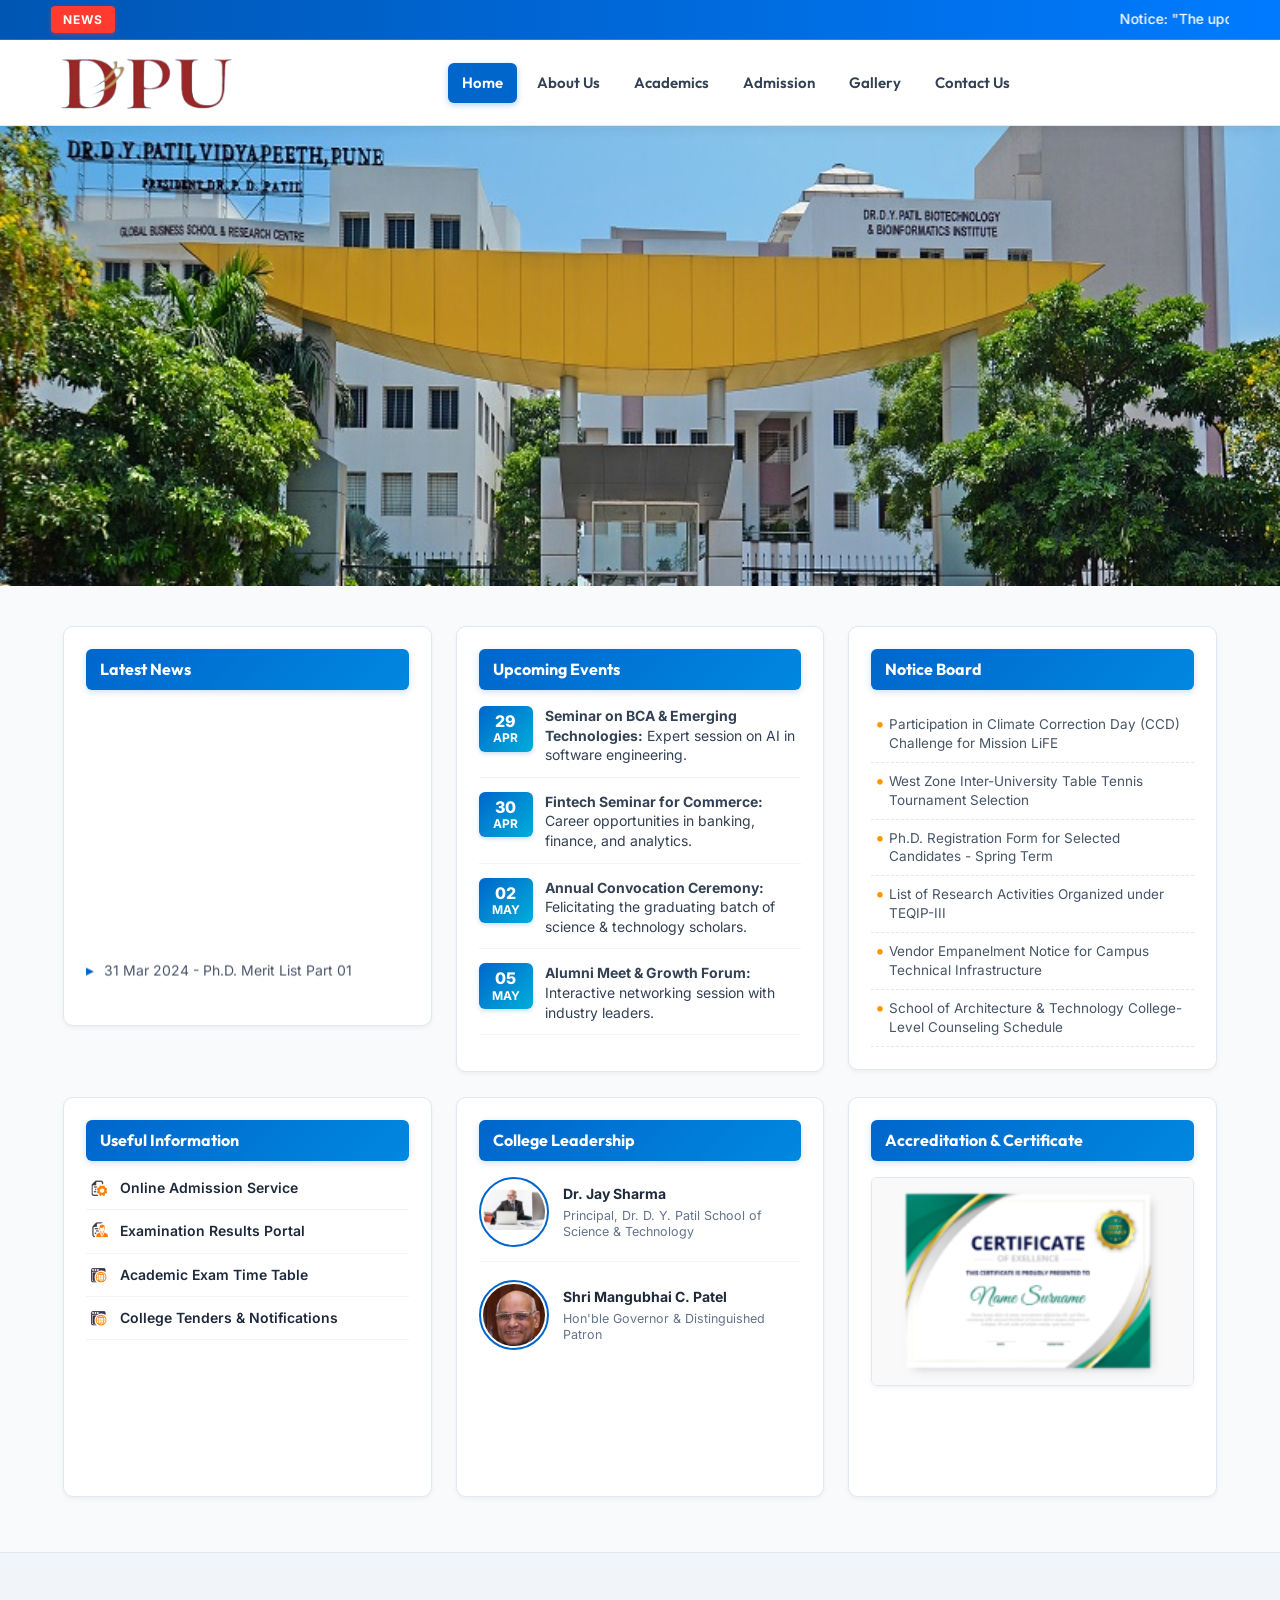
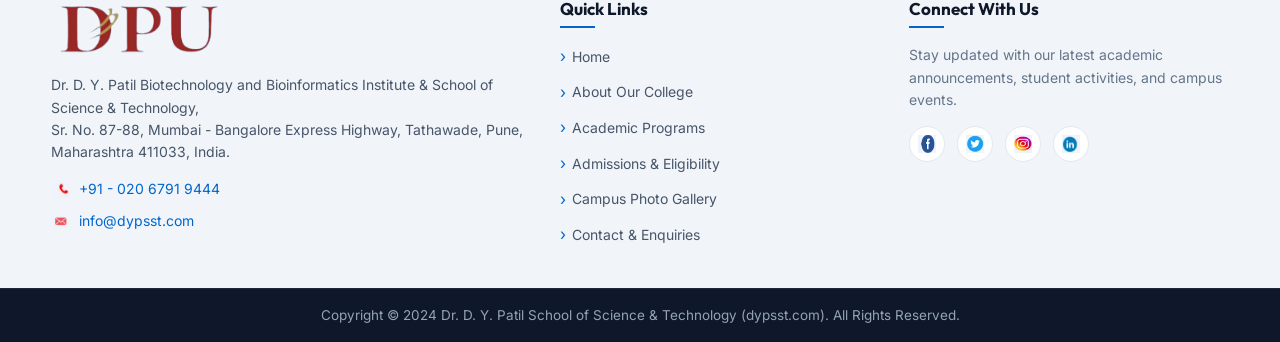
<file: index.html>
<!DOCTYPE html>
<html lang="en">
<head>
  <meta charset="UTF-8">
  <meta name="viewport" content="width=device-width, initial-scale=1.0">
  <meta name="description" content="Official website of Dr. D. Y. Patil School of Science & Technology, Tathawade, Pune. Explore programs, admissions, campus life, notices, and events.">
  <title>Dr. D. Y. Patil School of Science & Technology | Pune</title>
  <link rel="stylesheet" href="styles.css">
  <link rel="icon" type="image/jpeg" href="logo.jpg">
</head>
<body>

  <!-- Top Announcement Header -->
  <div class="width-100 top-header">
    <div class="container">
      <div class="top-header-inner">
        <span class="news-list">NEWS</span>
        <marquee class="headquote" behavior="scroll" direction="left" onmouseover="this.stop();" onmouseout="this.start();">
          Notice: "The upcoming semester examination will be held from April 28th. Online entrance test schedule for academic year 2024-25 is now live!"
        </marquee>
      </div>
    </div>
  </div>

  <!-- Main Navigation Header -->
  <header class="width-100 header-menu">
    <div class="container header-container">
      <div class="logo">
        <a href="index.html">
          <img src="logo1.jpg" alt="Dr. D. Y. Patil School of Science & Technology Logo">
        </a>
      </div>
      <nav>
        <ul class="main-menu">
          <li><a href="index.html" class="active">Home</a></li>
          <li><a href="college.html">About Us</a></li>
          <li><a href="academics.html">Academics</a></li>
          <li><a href="admission.html">Admission</a></li>
          <li><a href="gallery.html">Gallery</a></li>
          <li><a href="contact.html">Contact Us</a></li>
        </ul>
      </nav>
    </div>
  </header>

  <!-- Slider / Hero Banner -->
  <div class="slider-container">
    <img class="slider-width" src="22.jpg" alt="Dr. D. Y. Patil Campus Banner">
  </div>

  <!-- Primary Info Section (Latest News, Upcoming Events, Notice Board) -->
  <main class="width-100 margin-top-50">
    <div class="container">
      
      <!-- Latest News -->
      <div class="width-33">
        <div class="latest-news">
          <div class="heading-sect">
            <h3 class="head-title">Latest News</h3>
          </div>
          <marquee direction="up" scrollamount="2" height="280" onmouseover="this.stop();" onmouseout="this.start();">
            <ul class="latest-news-ul">
              <li>31 Mar 2024 - Ph.D. Merit List Part 01 Announced</li>
              <li>31 Mar 2024 - Ph.D. Merit List Part 02 Announced</li>
              <li>24 May 2024 - Incubation Center Innovation Summit</li>
              <li>31 Mar 2024 - Institutional Distinctiveness Report Released</li>
              <li>31 Mar 2024 - Academic Calendar Session Published</li>
              <li>16 Feb 2024 - Ph.D. Interview Schedules</li>
              <li>17 Oct 2024 - Consolidated Academic Calendar & Syllabus</li>
            </ul>
          </marquee>
        </div>
      </div>

      <!-- Upcoming Events -->
      <div class="width-33">
        <div class="event-list">
          <div class="heading-sect">
            <h3 class="head-title">Upcoming Events</h3>
          </div>
          <ul class="upcoming-event-list">
            <li>
              <div class="event-date">
                <span>29</span>APR
              </div>
              <div class="event-info">
                <strong>Seminar on BCA & Emerging Technologies:</strong> Expert session on AI in software engineering.
              </div>
            </li>
            <li>
              <div class="event-date">
                <span>30</span>APR
              </div>
              <div class="event-info">
                <strong>Fintech Seminar for Commerce:</strong> Career opportunities in banking, finance, and analytics.
              </div>
            </li>
            <li>
              <div class="event-date">
                <span>02</span>MAY
              </div>
              <div class="event-info">
                <strong>Annual Convocation Ceremony:</strong> Felicitating the graduating batch of science & technology scholars.
              </div>
            </li>
            <li>
              <div class="event-date">
                <span>05</span>MAY
              </div>
              <div class="event-info">
                <strong>Alumni Meet & Growth Forum:</strong> Interactive networking session with industry leaders.
              </div>
            </li>
          </ul>
        </div>
      </div>

      <!-- Notice Board -->
      <div class="width-33">
        <div class="notice-board">
          <div class="heading-sect">
            <h3 class="head-title">Notice Board</h3>
          </div>
          <ul class="notice-board-list">
            <li>Participation in Climate Correction Day (CCD) Challenge for Mission LiFE</li>
            <li>West Zone Inter-University Table Tennis Tournament Selection</li>
            <li>Ph.D. Registration Form for Selected Candidates - Spring Term</li>
            <li>List of Research Activities Organized under TEQIP-III</li>
            <li>Vendor Empanelment Notice for Campus Technical Infrastructure</li>
            <li>School of Architecture & Technology College-Level Counseling Schedule</li>
          </ul>
        </div>
      </div>

    </div>
  </main>

  <!-- Secondary Info Section (Useful Info, Leadership, Certificate) -->
  <section class="width-100 margin-bottom-30">
    <div class="container">
      
      <!-- Useful Information -->
      <div class="width-33">
        <div class="our-principal">
          <div class="heading-sect">
            <h3 class="head-title">Useful Information</h3>
          </div>
          <ul class="useful-info-ul">
            <li>
              <img src="b.png" alt="Icon">
              <a href="admission.html">Online Admission Service</a>
            </li>
            <li>
              <img src="c.png" alt="Icon">
              <a href="academics.html">Examination Results Portal</a>
            </li>
            <li>
              <img src="d.png" alt="Icon">
              <a href="academics.html">Academic Exam Time Table</a>
            </li>
            <li>
              <img src="d.png" alt="Icon">
              <a href="college.html">College Tenders & Notifications</a>
            </li>
          </ul>
        </div>
      </div>

      <!-- Leadership / Dignitaries -->
      <div class="width-33">
        <div class="about-us">
          <div class="heading-sect">
            <h3 class="head-title">College Leadership</h3>
          </div>
          <div class="gove-sec-style">
            <img class="governor-img" src="e.png" alt="Dr. Jay Sharma - Principal">
            <div>
              <p class="governor-name">Dr. Jay Sharma</p>
              <p class="governor-designation">Principal, Dr. D. Y. Patil School of Science & Technology</p>
            </div>
          </div>
          <div class="gove-sec-style">
            <img class="governor-img" src="f.png" alt="Shri Mangubhai Chhaganbhai Patel">
            <div>
              <p class="governor-name">Shri Mangubhai C. Patel</p>
              <p class="governor-designation">Hon'ble Governor & Distinguished Patron</p>
            </div>
          </div>
        </div>
      </div>

      <!-- Certificate & Accreditation -->
      <div class="width-33">
        <div class="certificate">
          <div class="heading-sect">
            <h3 class="head-title">Accreditation & Certificate</h3>
          </div>
          <img src="g.png" class="width-100" alt="Official College Accreditation Certificate"> 
        </div>
      </div>

    </div>
  </section>

  <!-- Unified Footer -->
  <footer class="footer">
    <div class="container">
      <div class="footer-grid">
        
        <!-- College Contact Column -->
        <div class="footer-col">
          <img class="footer-logo" src="logo1.jpg" alt="Dr. D. Y. Patil Logo">
          <address class="footer-address">
            Dr. D. Y. Patil Biotechnology and Bioinformatics Institute & School of Science & Technology,<br>
            Sr. No. 87-88, Mumbai - Bangalore Express Highway, Tathawade, Pune, Maharashtra 411033, India.
          </address>
          <div class="footer-contact-item">
            <img src="tel.png" alt="Phone Icon">
            <a href="tel:+9102067919444">+91 - 020 6791 9444</a>
          </div>
          <div class="footer-contact-item">
            <img src="mail.png" alt="Email Icon">
            <a href="mailto:info@dypsst.com">info@dypsst.com</a>
          </div>
        </div>

        <!-- Quick Navigation Column -->
        <div class="footer-col">
          <h4>Quick Links</h4>
          <ul class="footer-quick-links">
            <li><a href="index.html">Home</a></li>
            <li><a href="college.html">About Our College</a></li>
            <li><a href="academics.html">Academic Programs</a></li>
            <li><a href="admission.html">Admissions & Eligibility</a></li>
            <li><a href="gallery.html">Campus Photo Gallery</a></li>
            <li><a href="contact.html">Contact & Enquiries</a></li>
          </ul>
        </div>

        <!-- Social Media & Connect Column -->
        <div class="footer-col">
          <h4>Connect With Us</h4>
          <p style="color: #64748b; font-size: 14px; margin-bottom: 12px;">
            Stay updated with our latest academic announcements, student activities, and campus events.
          </p>
          <div class="footer-social-links">
            <a href="https://facebook.com" target="_blank" rel="noopener" title="Facebook"><img src="fb.png" alt="Facebook"></a>
            <a href="https://twitter.com" target="_blank" rel="noopener" title="Twitter"><img src="tw.png" alt="Twitter"></a>
            <a href="https://linkedin.com" target="_blank" rel="noopener" title="LinkedIn"><img src="in.png" alt="LinkedIn"></a>
            <a href="https://instagram.com" target="_blank" rel="noopener" title="Instagram"><img src="li.png" alt="Instagram"></a>
          </div>
        </div>

      </div>
    </div>
  </footer>

  <!-- Copyright Bar -->
  <div class="width-100 footer2-bacbor">
    <p class="footer2-content">
      Copyright &copy; 2024 Dr. D. Y. Patil School of Science & Technology (dypsst.com). All Rights Reserved.
    </p>
  </div>

  <script src="script.js"></script>
</body>
</html>
</file>
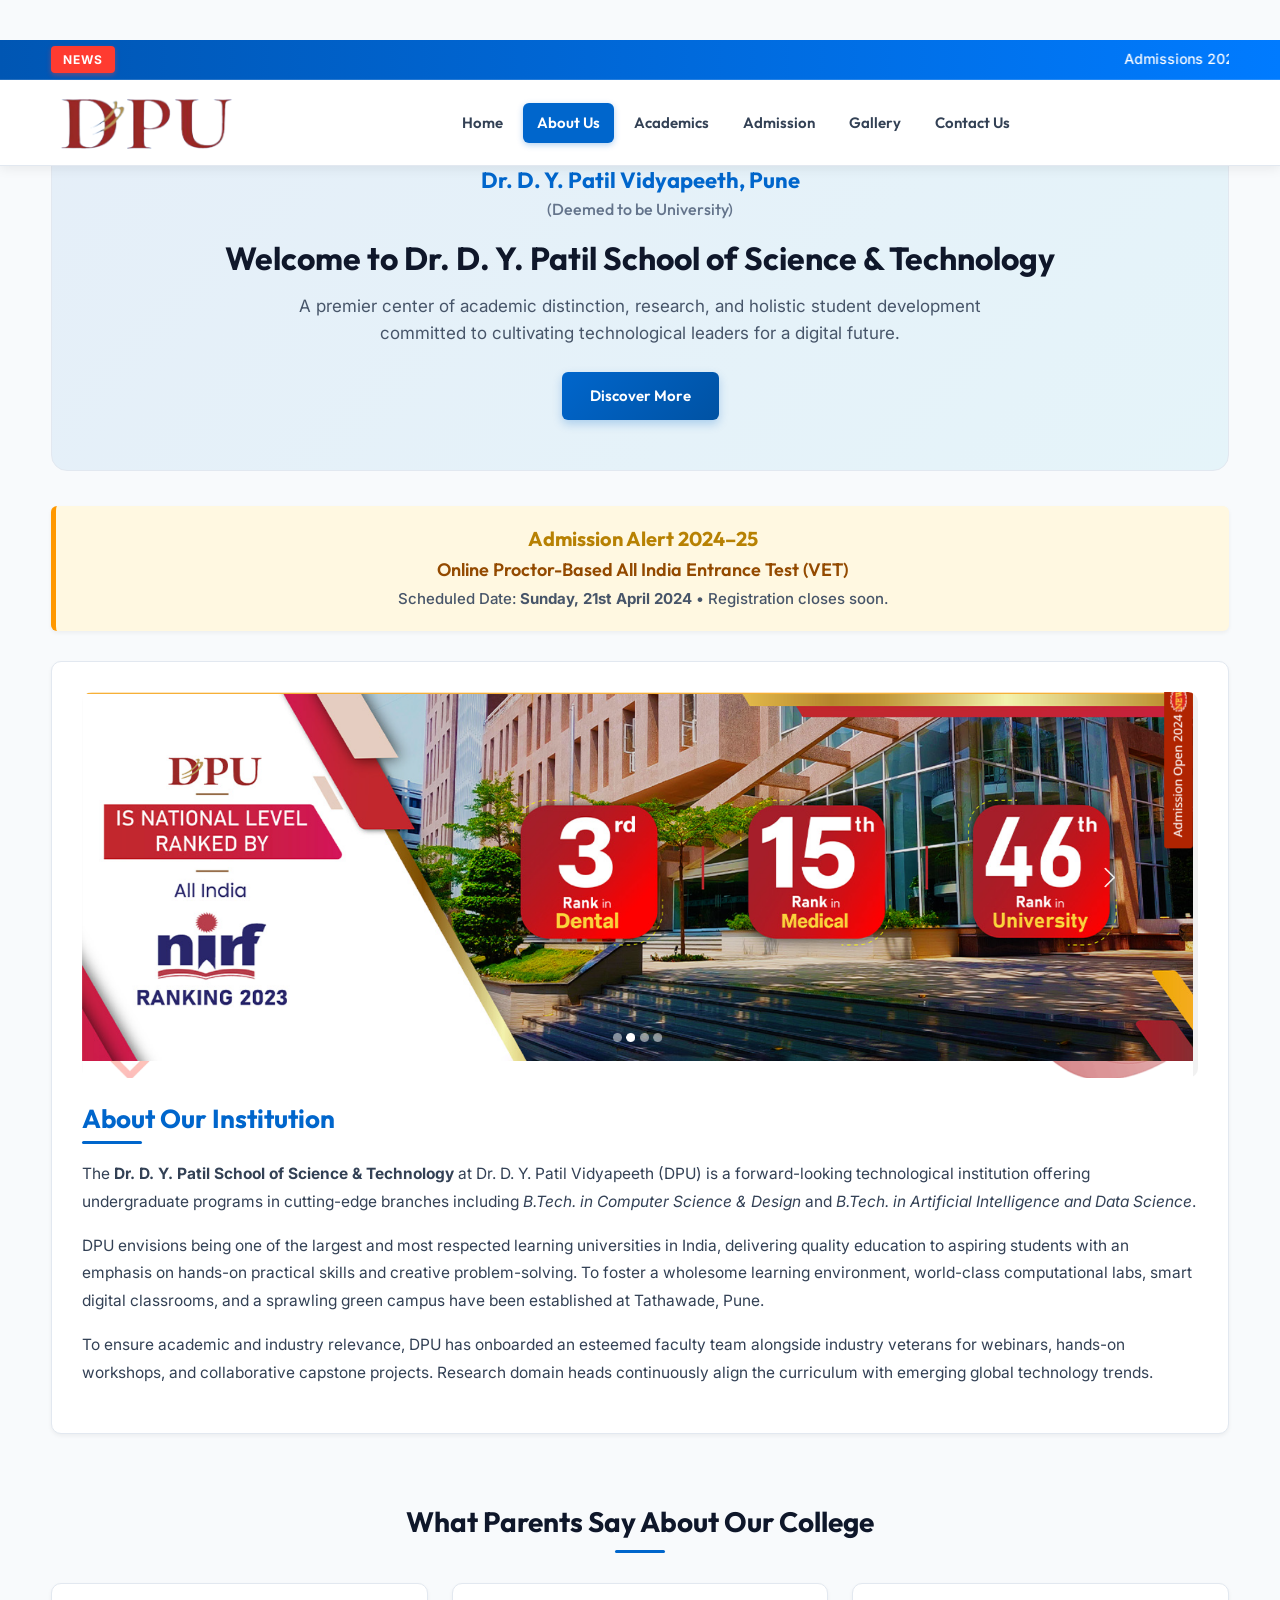
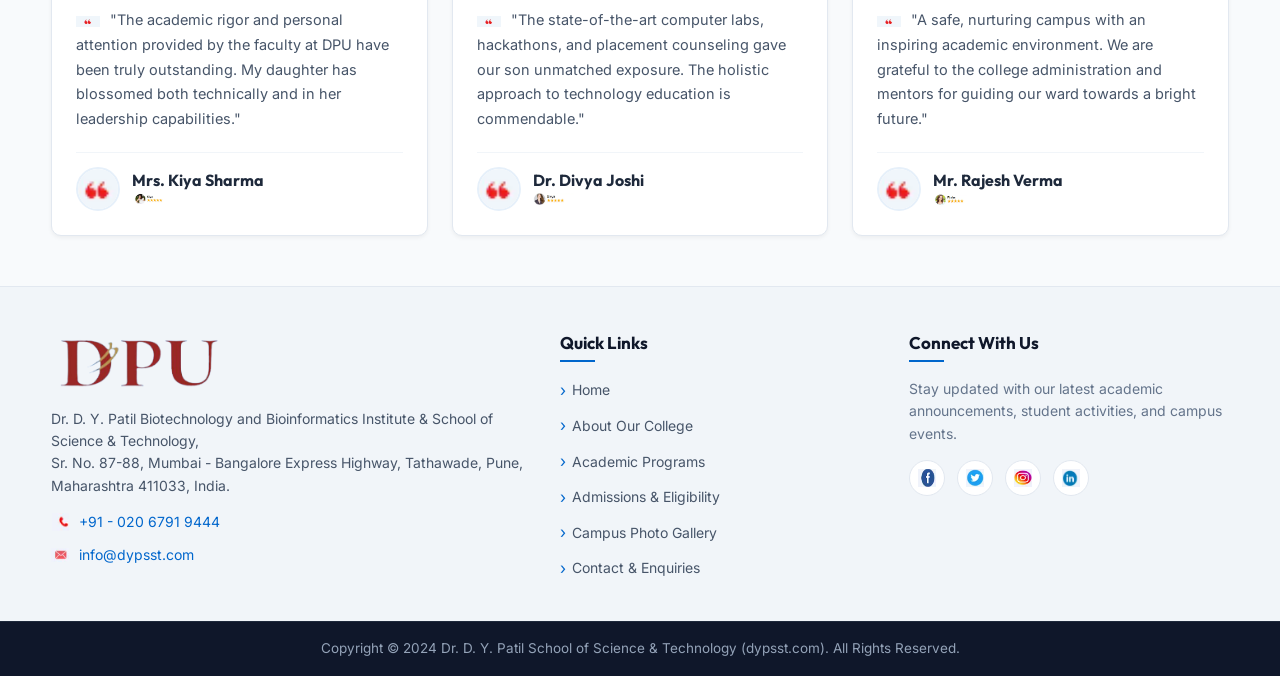
<file: about.html>
<!DOCTYPE html>
<html lang="en">
<head>
  <meta charset="UTF-8">
  <meta http-equiv="refresh" content="0; url=college.html">
  <link rel="canonical" href="college.html">
  <title>Redirecting to About College...</title>
  <script>window.location.replace("college.html");</script>
</head>
<body>
  <p>If you are not redirected automatically, please follow this link: <a href="college.html">About Our College</a>.</p>
</body>
</html>
</file>
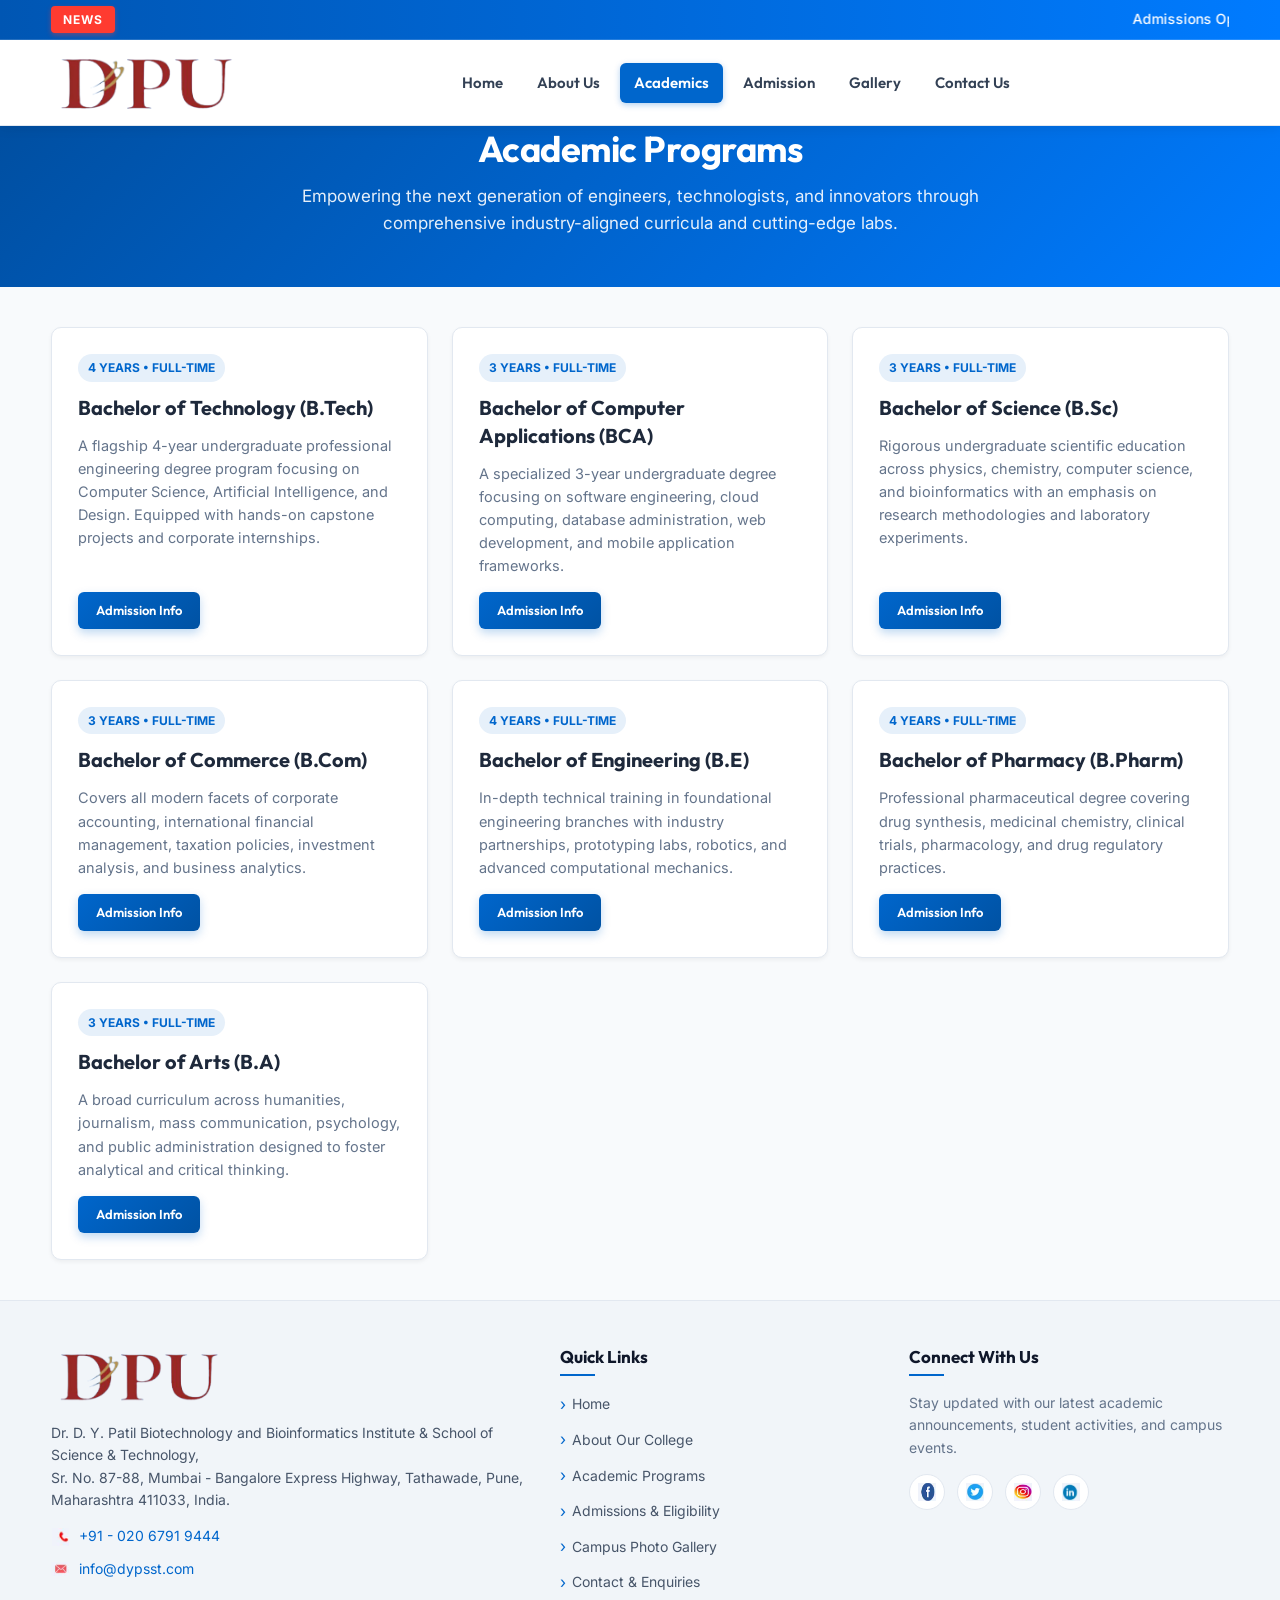
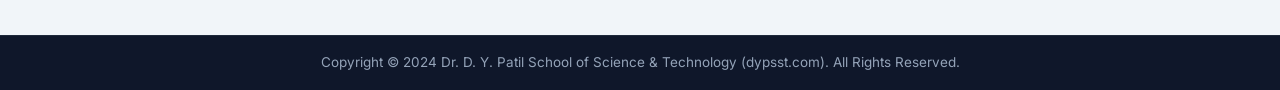
<file: academics.html>
<!DOCTYPE html>
<html lang="en">
<head>
  <meta charset="UTF-8">
  <meta name="viewport" content="width=device-width, initial-scale=1.0">
  <meta name="description" content="Explore undergraduate and professional programs at Dr. D. Y. Patil School of Science & Technology including B.Tech, BCA, B.Sc, B.Pharm, and B.Com.">
  <title>Academic Programs | Dr. D. Y. Patil School of Science & Technology</title>
  <link rel="stylesheet" href="styles.css">
  <link rel="icon" type="image/jpeg" href="logo.jpg">
</head>
<body>

  <!-- Top Announcement Header -->
  <div class="width-100 top-header">
    <div class="container">
      <div class="top-header-inner">
        <span class="news-list">NEWS</span>
        <marquee class="headquote" behavior="scroll" direction="left" onmouseover="this.stop();" onmouseout="this.start();">
          Admissions Open for Academic Year 2024-25. Entrance examination registration is currently in progress!
        </marquee>
      </div>
    </div>
  </div>

  <!-- Main Navigation Header -->
  <header class="width-100 header-menu">
    <div class="container header-container">
      <div class="logo">
        <a href="index.html">
          <img src="logo1.jpg" alt="Dr. D. Y. Patil School of Science & Technology Logo">
        </a>
      </div>
      <nav>
        <ul class="main-menu">
          <li><a href="index.html">Home</a></li>
          <li><a href="college.html">About Us</a></li>
          <li><a href="academics.html" class="active">Academics</a></li>
          <li><a href="admission.html">Admission</a></li>
          <li><a href="gallery.html">Gallery</a></li>
          <li><a href="contact.html">Contact Us</a></li>
        </ul>
      </nav>
    </div>
  </header>

  <!-- Page Hero -->
  <section class="page-hero">
    <div class="container">
      <h1>Academic Programs</h1>
      <p>Empowering the next generation of engineers, technologists, and innovators through comprehensive industry-aligned curricula and cutting-edge labs.</p>
    </div>
  </section>

  <!-- Course Catalog -->
  <main class="container">
    <section class="course-list">
      
      <article class="course-card">
        <span class="course-badge">4 Years &bull; Full-Time</span>
        <h2>Bachelor of Technology (B.Tech)</h2>
        <p>A flagship 4-year undergraduate professional engineering degree program focusing on Computer Science, Artificial Intelligence, and Design. Equipped with hands-on capstone projects and corporate internships.</p>
        <div style="margin-top: 15px;">
          <a href="admission.html" class="btn" style="padding: 8px 18px; font-size: 13px;">Admission Info</a>
        </div>
      </article>

      <article class="course-card">
        <span class="course-badge">3 Years &bull; Full-Time</span>
        <h2>Bachelor of Computer Applications (BCA)</h2>
        <p>A specialized 3-year undergraduate degree focusing on software engineering, cloud computing, database administration, web development, and mobile application frameworks.</p>
        <div style="margin-top: 15px;">
          <a href="admission.html" class="btn" style="padding: 8px 18px; font-size: 13px;">Admission Info</a>
        </div>
      </article>

      <article class="course-card">
        <span class="course-badge">3 Years &bull; Full-Time</span>
        <h2>Bachelor of Science (B.Sc)</h2>
        <p>Rigorous undergraduate scientific education across physics, chemistry, computer science, and bioinformatics with an emphasis on research methodologies and laboratory experiments.</p>
        <div style="margin-top: 15px;">
          <a href="admission.html" class="btn" style="padding: 8px 18px; font-size: 13px;">Admission Info</a>
        </div>
      </article>

      <article class="course-card">
        <span class="course-badge">3 Years &bull; Full-Time</span>
        <h2>Bachelor of Commerce (B.Com)</h2>
        <p>Covers all modern facets of corporate accounting, international financial management, taxation policies, investment analysis, and business analytics.</p>
        <div style="margin-top: 15px;">
          <a href="admission.html" class="btn" style="padding: 8px 18px; font-size: 13px;">Admission Info</a>
        </div>
      </article>

      <article class="course-card">
        <span class="course-badge">4 Years &bull; Full-Time</span>
        <h2>Bachelor of Engineering (B.E)</h2>
        <p>In-depth technical training in foundational engineering branches with industry partnerships, prototyping labs, robotics, and advanced computational mechanics.</p>
        <div style="margin-top: 15px;">
          <a href="admission.html" class="btn" style="padding: 8px 18px; font-size: 13px;">Admission Info</a>
        </div>
      </article>

      <article class="course-card">
        <span class="course-badge">4 Years &bull; Full-Time</span>
        <h2>Bachelor of Pharmacy (B.Pharm)</h2>
        <p>Professional pharmaceutical degree covering drug synthesis, medicinal chemistry, clinical trials, pharmacology, and drug regulatory practices.</p>
        <div style="margin-top: 15px;">
          <a href="admission.html" class="btn" style="padding: 8px 18px; font-size: 13px;">Admission Info</a>
        </div>
      </article>

      <article class="course-card">
        <span class="course-badge">3 Years &bull; Full-Time</span>
        <h2>Bachelor of Arts (B.A)</h2>
        <p>A broad curriculum across humanities, journalism, mass communication, psychology, and public administration designed to foster analytical and critical thinking.</p>
        <div style="margin-top: 15px;">
          <a href="admission.html" class="btn" style="padding: 8px 18px; font-size: 13px;">Admission Info</a>
        </div>
      </article>

    </section>
  </main>

  <!-- Unified Footer -->
  <footer class="footer">
    <div class="container">
      <div class="footer-grid">
        
        <!-- College Contact Column -->
        <div class="footer-col">
          <img class="footer-logo" src="logo1.jpg" alt="Dr. D. Y. Patil Logo">
          <address class="footer-address">
            Dr. D. Y. Patil Biotechnology and Bioinformatics Institute & School of Science & Technology,<br>
            Sr. No. 87-88, Mumbai - Bangalore Express Highway, Tathawade, Pune, Maharashtra 411033, India.
          </address>
          <div class="footer-contact-item">
            <img src="tel.png" alt="Phone Icon">
            <a href="tel:+9102067919444">+91 - 020 6791 9444</a>
          </div>
          <div class="footer-contact-item">
            <img src="mail.png" alt="Email Icon">
            <a href="mailto:info@dypsst.com">info@dypsst.com</a>
          </div>
        </div>

        <!-- Quick Navigation Column -->
        <div class="footer-col">
          <h4>Quick Links</h4>
          <ul class="footer-quick-links">
            <li><a href="index.html">Home</a></li>
            <li><a href="college.html">About Our College</a></li>
            <li><a href="academics.html">Academic Programs</a></li>
            <li><a href="admission.html">Admissions & Eligibility</a></li>
            <li><a href="gallery.html">Campus Photo Gallery</a></li>
            <li><a href="contact.html">Contact & Enquiries</a></li>
          </ul>
        </div>

        <!-- Social Media Column -->
        <div class="footer-col">
          <h4>Connect With Us</h4>
          <p style="color: #64748b; font-size: 14px; margin-bottom: 12px;">
            Stay updated with our latest academic announcements, student activities, and campus events.
          </p>
          <div class="footer-social-links">
            <a href="https://facebook.com" target="_blank" rel="noopener" title="Facebook"><img src="fb.png" alt="Facebook"></a>
            <a href="https://twitter.com" target="_blank" rel="noopener" title="Twitter"><img src="tw.png" alt="Twitter"></a>
            <a href="https://linkedin.com" target="_blank" rel="noopener" title="LinkedIn"><img src="in.png" alt="LinkedIn"></a>
            <a href="https://instagram.com" target="_blank" rel="noopener" title="Instagram"><img src="li.png" alt="Instagram"></a>
          </div>
        </div>

      </div>
    </div>
  </footer>

  <!-- Copyright Bar -->
  <div class="width-100 footer2-bacbor">
    <p class="footer2-content">
      Copyright &copy; 2024 Dr. D. Y. Patil School of Science & Technology (dypsst.com). All Rights Reserved.
    </p>
  </div>

  <script src="script.js"></script>
</body>
</html>
</file>
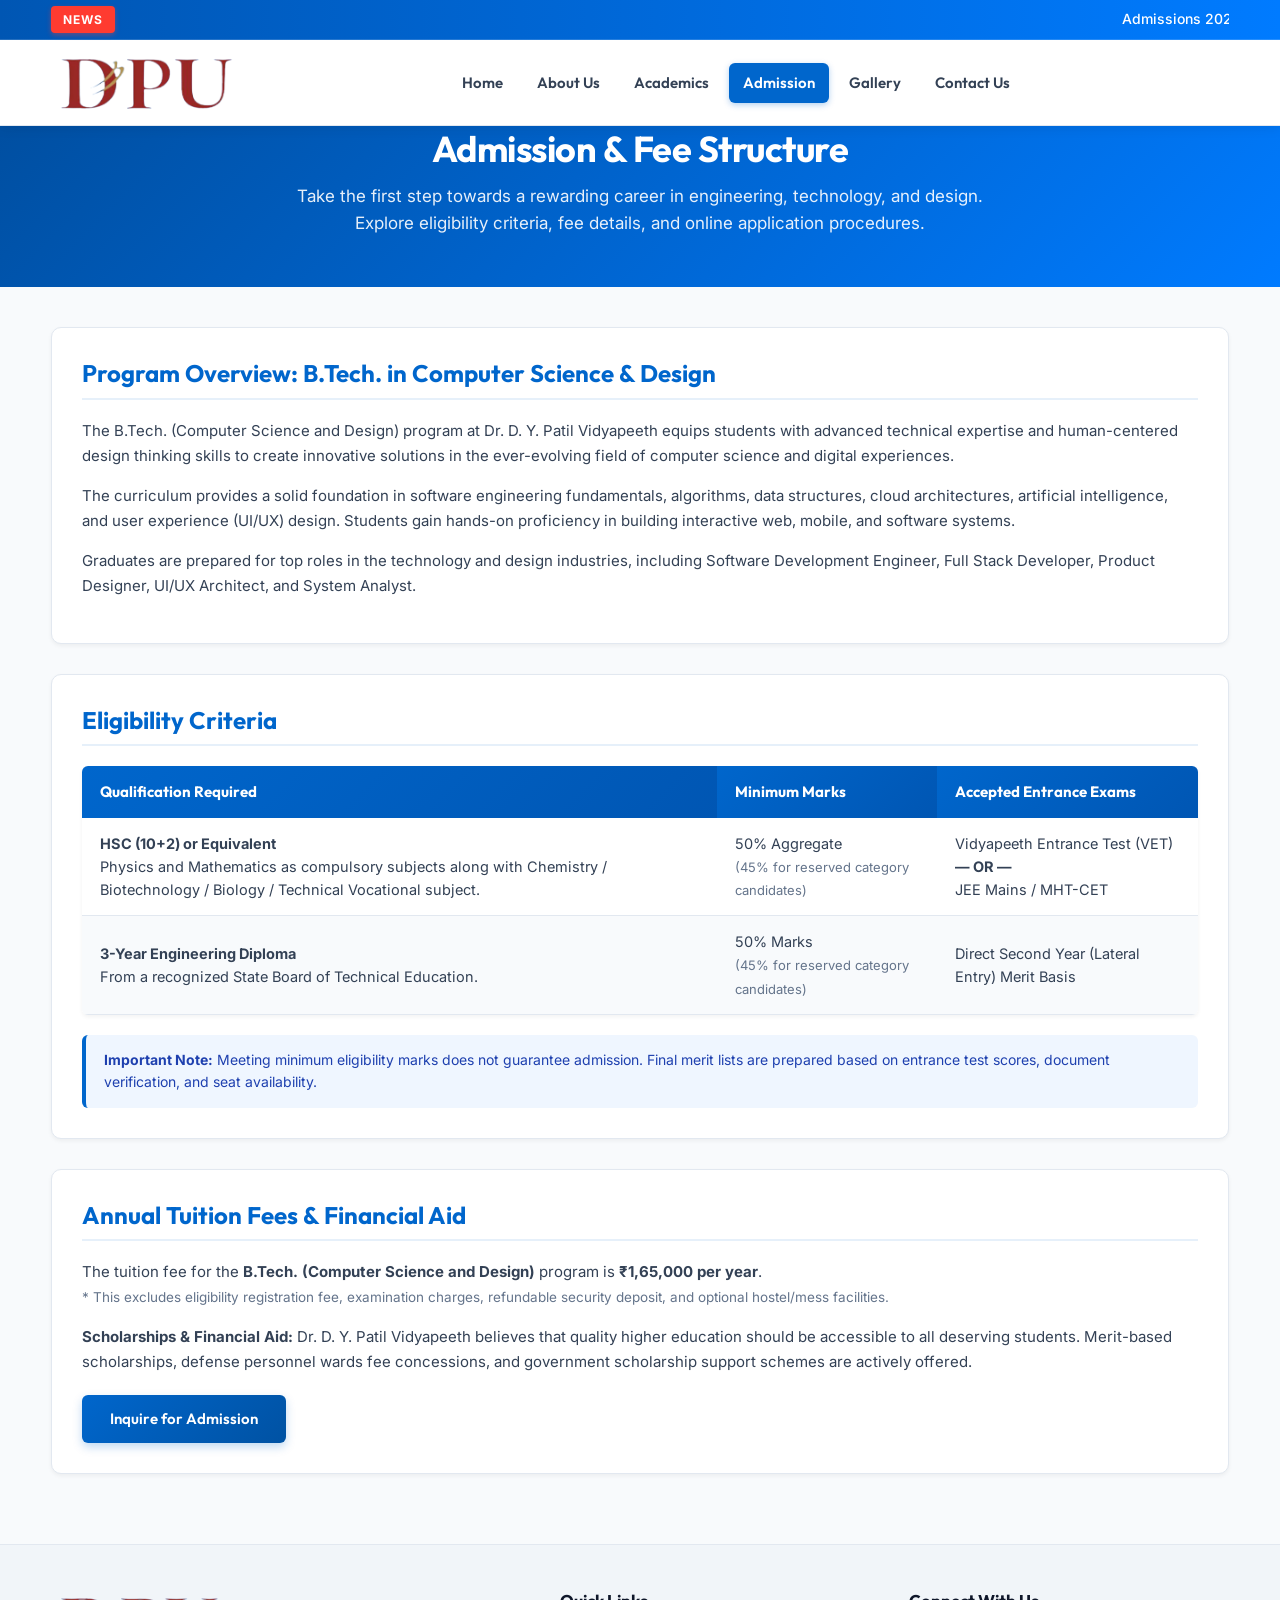
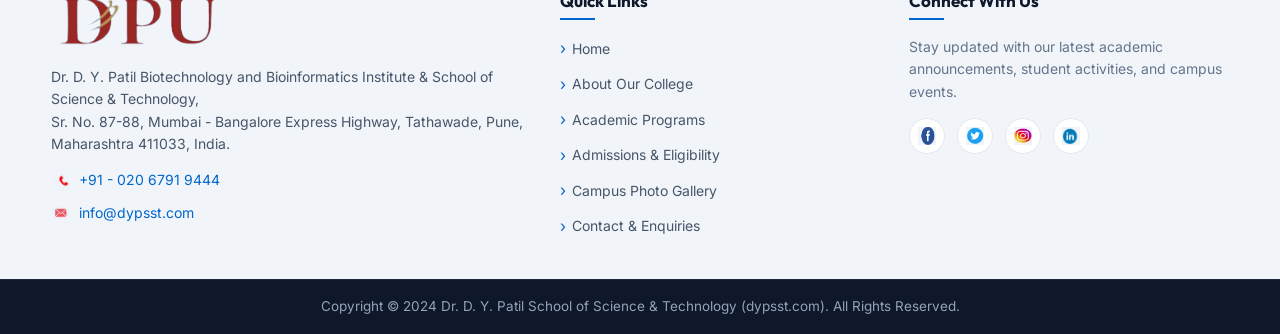
<file: admission.html>
<!DOCTYPE html>
<html lang="en">
<head>
  <meta charset="UTF-8">
  <meta name="viewport" content="width=device-width, initial-scale=1.0">
  <meta name="description" content="Admission guidelines, eligibility criteria, and fee structure for B.Tech Computer Science and Design at Dr. D. Y. Patil School of Science & Technology.">
  <title>Admission & Eligibility | Dr. D. Y. Patil School of Science & Technology</title>
  <link rel="stylesheet" href="styles.css">
  <link rel="icon" type="image/jpeg" href="logo.jpg">
</head>
<body>

  <!-- Top Announcement Header -->
  <div class="width-100 top-header">
    <div class="container">
      <div class="top-header-inner">
        <span class="news-list">NEWS</span>
        <marquee class="headquote" behavior="scroll" direction="left" onmouseover="this.stop();" onmouseout="this.start();">
          Admissions 2024-25: Online Entrance Examination scheduled for Sunday, 21/04/2024. Register before the deadline!
        </marquee>
      </div>
    </div>
  </div>

  <!-- Main Navigation Header -->
  <header class="width-100 header-menu">
    <div class="container header-container">
      <div class="logo">
        <a href="index.html">
          <img src="logo1.jpg" alt="Dr. D. Y. Patil School of Science & Technology Logo">
        </a>
      </div>
      <nav>
        <ul class="main-menu">
          <li><a href="index.html">Home</a></li>
          <li><a href="college.html">About Us</a></li>
          <li><a href="academics.html">Academics</a></li>
          <li><a href="admission.html" class="active">Admission</a></li>
          <li><a href="gallery.html">Gallery</a></li>
          <li><a href="contact.html">Contact Us</a></li>
        </ul>
      </nav>
    </div>
  </header>

  <!-- Page Hero -->
  <section class="page-hero">
    <div class="container">
      <h1>Admission & Fee Structure</h1>
      <p>Take the first step towards a rewarding career in engineering, technology, and design. Explore eligibility criteria, fee details, and online application procedures.</p>
    </div>
  </section>

  <!-- Main Content -->
  <main class="container admission-content">
    
    <!-- Program Overview -->
    <article class="admission-card">
      <h2>Program Overview: B.Tech. in Computer Science & Design</h2>
      <p>
        The B.Tech. (Computer Science and Design) program at Dr. D. Y. Patil Vidyapeeth equips students with advanced technical expertise and human-centered design thinking skills to create innovative solutions in the ever-evolving field of computer science and digital experiences.
      </p>
      <p>
        The curriculum provides a solid foundation in software engineering fundamentals, algorithms, data structures, cloud architectures, artificial intelligence, and user experience (UI/UX) design. Students gain hands-on proficiency in building interactive web, mobile, and software systems.
      </p>
      <p>
        Graduates are prepared for top roles in the technology and design industries, including Software Development Engineer, Full Stack Developer, Product Designer, UI/UX Architect, and System Analyst.
      </p>
    </article>

    <!-- Eligibility Criteria -->
    <article class="admission-card">
      <h2>Eligibility Criteria</h2>
      <table class="admission-table">
        <thead>
          <tr>
            <th>Qualification Required</th>
            <th>Minimum Marks</th>
            <th>Accepted Entrance Exams</th>
          </tr>
        </thead>
        <tbody>
          <tr>
            <td>
              <strong>HSC (10+2) or Equivalent</strong><br>
              Physics and Mathematics as compulsory subjects along with Chemistry / Biotechnology / Biology / Technical Vocational subject.
            </td>
            <td>
              50% Aggregate<br>
              <span style="font-size: 13px; color: #64748b;">(45% for reserved category candidates)</span>
            </td>
            <td>
              Vidyapeeth Entrance Test (VET)<br>
              <strong>— OR —</strong><br>
              JEE Mains / MHT-CET
            </td>
          </tr>
          <tr>
            <td>
              <strong>3-Year Engineering Diploma</strong><br>
              From a recognized State Board of Technical Education.
            </td>
            <td>
              50% Marks<br>
              <span style="font-size: 13px; color: #64748b;">(45% for reserved category candidates)</span>
            </td>
            <td>Direct Second Year (Lateral Entry) Merit Basis</td>
          </tr>
        </tbody>
      </table>

      <div class="note-box">
        <strong>Important Note:</strong> Meeting minimum eligibility marks does not guarantee admission. Final merit lists are prepared based on entrance test scores, document verification, and seat availability.
      </div>
    </article>

    <!-- Programme Fee -->
    <article class="admission-card">
      <h2>Annual Tuition Fees & Financial Aid</h2>
      <p>
        The tuition fee for the <strong>B.Tech. (Computer Science and Design)</strong> program is <strong>₹1,65,000 per year</strong>. 
        <br><span style="font-size: 13.5px; color: #64748b;">* This excludes eligibility registration fee, examination charges, refundable security deposit, and optional hostel/mess facilities.</span>
      </p>
      <p>
        <strong>Scholarships & Financial Aid:</strong> Dr. D. Y. Patil Vidyapeeth believes that quality higher education should be accessible to all deserving students. Merit-based scholarships, defense personnel wards fee concessions, and government scholarship support schemes are actively offered.
      </p>
      <div style="margin-top: 20px;">
        <a href="contact.html" class="btn">Inquire for Admission</a>
      </div>
    </article>

  </main>

  <!-- Unified Footer -->
  <footer class="footer">
    <div class="container">
      <div class="footer-grid">
        
        <!-- College Contact Column -->
        <div class="footer-col">
          <img class="footer-logo" src="logo1.jpg" alt="Dr. D. Y. Patil Logo">
          <address class="footer-address">
            Dr. D. Y. Patil Biotechnology and Bioinformatics Institute & School of Science & Technology,<br>
            Sr. No. 87-88, Mumbai - Bangalore Express Highway, Tathawade, Pune, Maharashtra 411033, India.
          </address>
          <div class="footer-contact-item">
            <img src="tel.png" alt="Phone Icon">
            <a href="tel:+9102067919444">+91 - 020 6791 9444</a>
          </div>
          <div class="footer-contact-item">
            <img src="mail.png" alt="Email Icon">
            <a href="mailto:info@dypsst.com">info@dypsst.com</a>
          </div>
        </div>

        <!-- Quick Navigation Column -->
        <div class="footer-col">
          <h4>Quick Links</h4>
          <ul class="footer-quick-links">
            <li><a href="index.html">Home</a></li>
            <li><a href="college.html">About Our College</a></li>
            <li><a href="academics.html">Academic Programs</a></li>
            <li><a href="admission.html">Admissions & Eligibility</a></li>
            <li><a href="gallery.html">Campus Photo Gallery</a></li>
            <li><a href="contact.html">Contact & Enquiries</a></li>
          </ul>
        </div>

        <!-- Social Media Column -->
        <div class="footer-col">
          <h4>Connect With Us</h4>
          <p style="color: #64748b; font-size: 14px; margin-bottom: 12px;">
            Stay updated with our latest academic announcements, student activities, and campus events.
          </p>
          <div class="footer-social-links">
            <a href="https://facebook.com" target="_blank" rel="noopener" title="Facebook"><img src="fb.png" alt="Facebook"></a>
            <a href="https://twitter.com" target="_blank" rel="noopener" title="Twitter"><img src="tw.png" alt="Twitter"></a>
            <a href="https://linkedin.com" target="_blank" rel="noopener" title="LinkedIn"><img src="in.png" alt="LinkedIn"></a>
            <a href="https://instagram.com" target="_blank" rel="noopener" title="Instagram"><img src="li.png" alt="Instagram"></a>
          </div>
        </div>

      </div>
    </div>
  </footer>

  <!-- Copyright Bar -->
  <div class="width-100 footer2-bacbor">
    <p class="footer2-content">
      Copyright &copy; 2024 Dr. D. Y. Patil School of Science & Technology (dypsst.com). All Rights Reserved.
    </p>
  </div>

  <script src="script.js"></script>
</body>
</html>
</file>
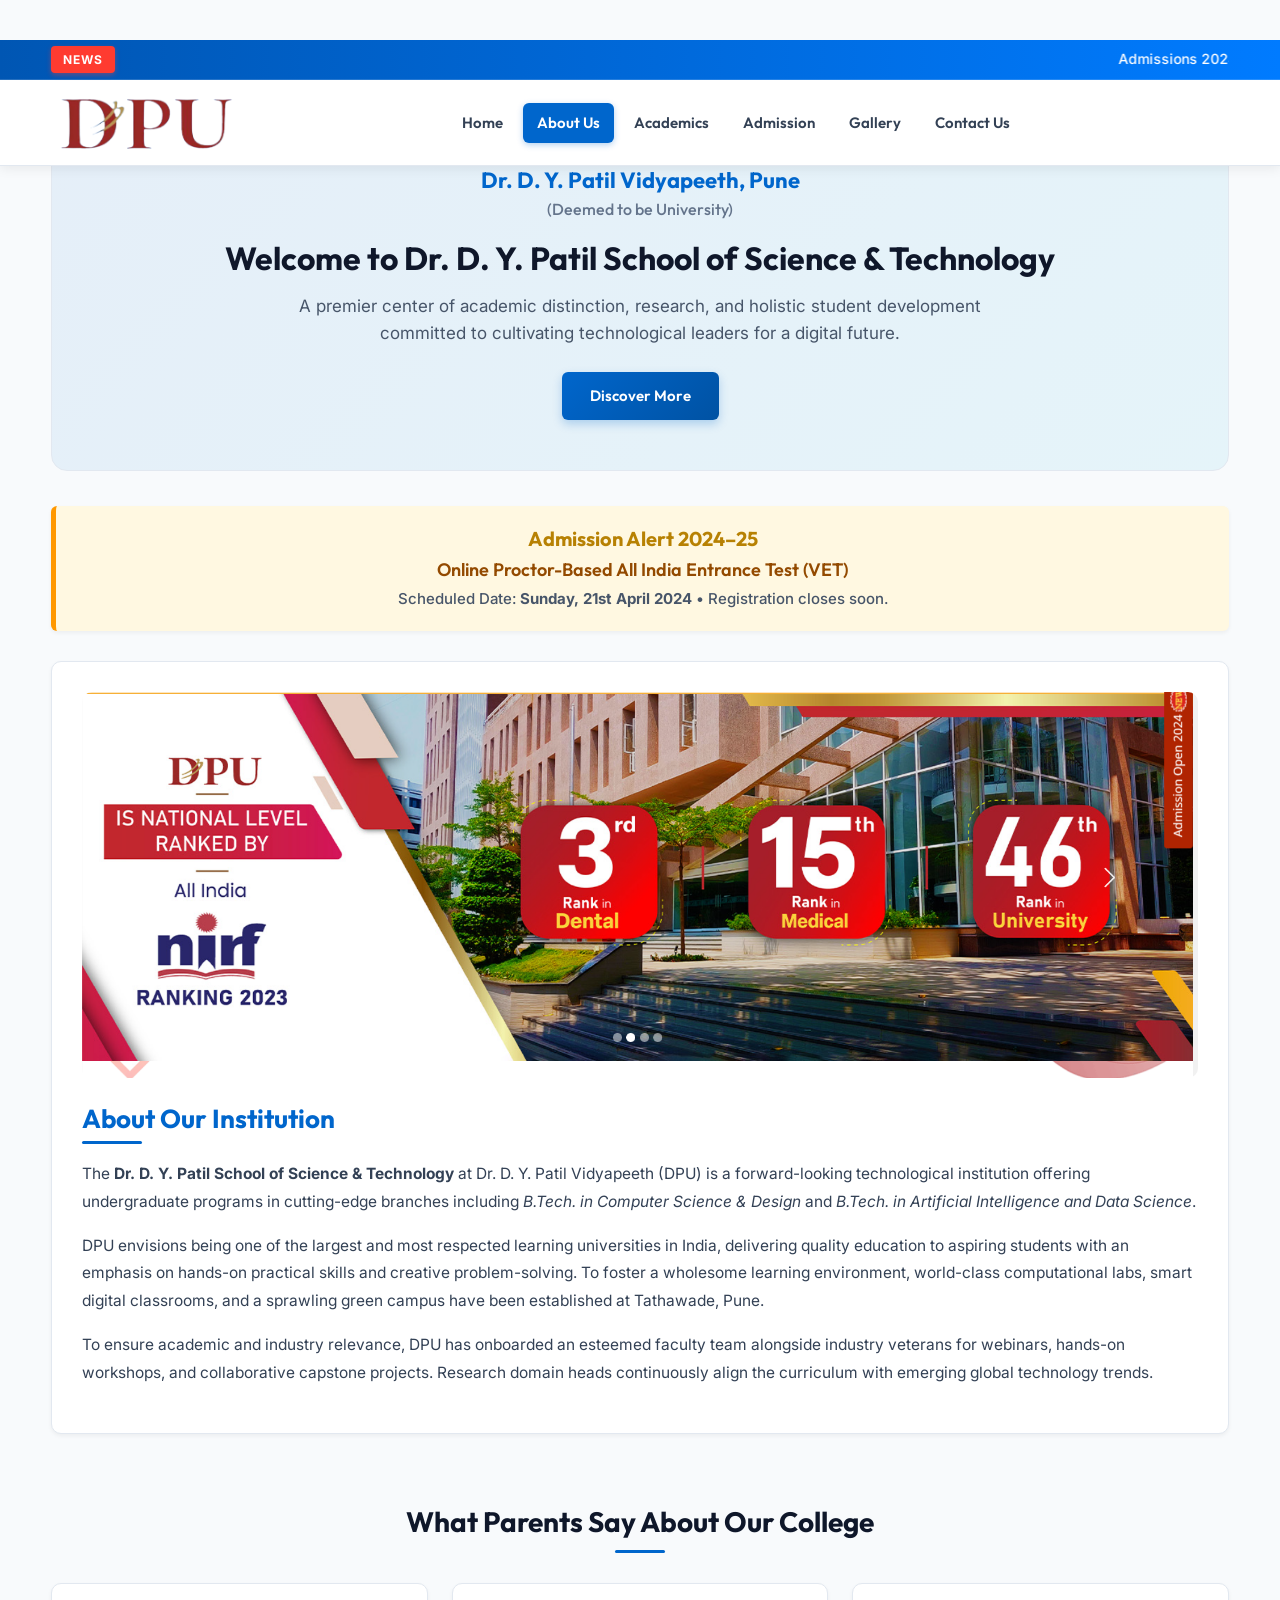
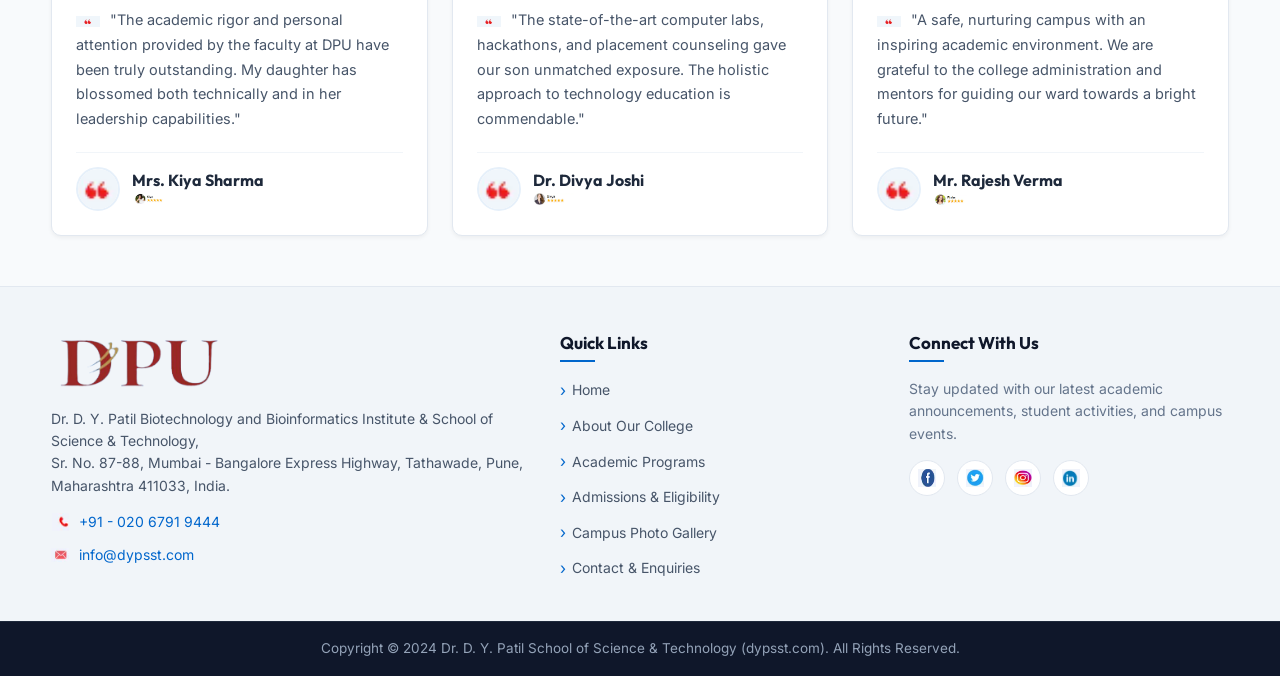
<file: college.html>
<!DOCTYPE html>
<html lang="en">
<head>
  <meta charset="UTF-8">
  <meta name="viewport" content="width=device-width, initial-scale=1.0">
  <meta name="description" content="Learn about Dr. D. Y. Patil School of Science & Technology, our vision, faculty, campus infrastructure, and parent testimonials.">
  <title>About Our College | Dr. D. Y. Patil School of Science & Technology</title>
  <link rel="stylesheet" href="styles.css">
  <link rel="icon" type="image/jpeg" href="logo.jpg">
</head>
<body>

  <!-- Top Announcement Header -->
  <div class="width-100 top-header">
    <div class="container">
      <div class="top-header-inner">
        <span class="news-list">NEWS</span>
        <marquee class="headquote" behavior="scroll" direction="left" onmouseover="this.stop();" onmouseout="this.start();">
          Admissions 2024-25: Online Proctor-Based All India Entrance Test will be conducted on Sunday, 21/04/2024.
        </marquee>
      </div>
    </div>
  </div>

  <!-- Main Navigation Header -->
  <header class="width-100 header-menu">
    <div class="container header-container">
      <div class="logo">
        <a href="index.html">
          <img src="logo1.jpg" alt="Dr. D. Y. Patil School of Science & Technology Logo">
        </a>
      </div>
      <nav>
        <ul class="main-menu">
          <li><a href="index.html">Home</a></li>
          <li><a href="college.html" class="active">About Us</a></li>
          <li><a href="academics.html">Academics</a></li>
          <li><a href="admission.html">Admission</a></li>
          <li><a href="gallery.html">Gallery</a></li>
          <li><a href="contact.html">Contact Us</a></li>
        </ul>
      </nav>
    </div>
  </header>

  <!-- Hero Section -->
  <main class="container margin-top-50">
    <section class="hero">
      <h3>Dr. D. Y. Patil Vidyapeeth, Pune</h3>
      <h4>(Deemed to be University)</h4>
      <h1>Welcome to Dr. D. Y. Patil School of Science & Technology</h1>
      <p>A premier center of academic distinction, research, and holistic student development committed to cultivating technological leaders for a digital future.</p>
      <a href="#about" class="btn">Discover More</a>
    </section>

    <!-- Admission Alert Box -->
    <div class="admission-alert-box">
      <h4>Admission Alert 2024–25</h4>
      <h3>Online Proctor-Based All India Entrance Test (VET)</h3>
      <p style="margin-top: 6px; font-weight: 500; color: #475569;">
        Scheduled Date: <strong>Sunday, 21st April 2024</strong> &bull; Registration closes soon.
      </p>
    </div>

    <!-- About Section -->
    <section class="about-section" id="about">
      <img src="image.jpg" alt="Dr. D. Y. Patil Campus Infrastructure">
      <h2>About Our Institution</h2>
      <p>
        The <strong>Dr. D. Y. Patil School of Science & Technology</strong> at Dr. D. Y. Patil Vidyapeeth (DPU) is a forward-looking technological institution offering undergraduate programs in cutting-edge branches including <em>B.Tech. in Computer Science & Design</em> and <em>B.Tech. in Artificial Intelligence and Data Science</em>.
      </p>
      <p>
        DPU envisions being one of the largest and most respected learning universities in India, delivering quality education to aspiring students with an emphasis on hands-on practical skills and creative problem-solving. To foster a wholesome learning environment, world-class computational labs, smart digital classrooms, and a sprawling green campus have been established at Tathawade, Pune.
      </p>
      <p>
        To ensure academic and industry relevance, DPU has onboarded an esteemed faculty team alongside industry veterans for webinars, hands-on workshops, and collaborative capstone projects. Research domain heads continuously align the curriculum with emerging global technology trends.
      </p>
    </section>

    <!-- Parent Testimonials Section -->
    <section class="main-section">
      <h2 class="heading">What Parents Say About Our College</h2>
      <div class="testimonials-grid">
        
        <!-- Testimonial 1 -->
        <article class="testimonial">
          <div class="testimonial-text">
            <p>
              <img src="1.png" alt="Quote">
              "The academic rigor and personal attention provided by the faculty at DPU have been truly outstanding. My daughter has blossomed both technically and in her leadership capabilities."
            </p>
          </div>
          <div class="testimonial-detail">
            <div class="testimonial-img">
              <img src="1.png" alt="Parent Avatar">
            </div>
            <div class="testimonial-name">
              <h5>Mrs. Kiya Sharma</h5>
              <p><img src="2.png" alt="5 Star Rating"></p>
            </div>
          </div>
        </article>

        <!-- Testimonial 2 -->
        <article class="testimonial">
          <div class="testimonial-text">
            <p>
              <img src="1.png" alt="Quote">
              "The state-of-the-art computer labs, hackathons, and placement counseling gave our son unmatched exposure. The holistic approach to technology education is commendable."
            </p>
          </div>
          <div class="testimonial-detail">
            <div class="testimonial-img">
              <img src="1.png" alt="Parent Avatar">
            </div>
            <div class="testimonial-name">
              <h5>Dr. Divya Joshi</h5>
              <p><img src="3.png" alt="5 Star Rating"></p>
            </div>
          </div>
        </article>

        <!-- Testimonial 3 -->
        <article class="testimonial">
          <div class="testimonial-text">
            <p>
              <img src="1.png" alt="Quote">
              "A safe, nurturing campus with an inspiring academic environment. We are grateful to the college administration and mentors for guiding our ward towards a bright future."
            </p>
          </div>
          <div class="testimonial-detail">
            <div class="testimonial-img">
              <img src="1.png" alt="Parent Avatar">
            </div>
            <div class="testimonial-name">
              <h5>Mr. Rajesh Verma</h5>
              <p><img src="4.png" alt="5 Star Rating"></p>
            </div>
          </div>
        </article>

      </div>
    </section>
  </main>

  <!-- Unified Footer -->
  <footer class="footer">
    <div class="container">
      <div class="footer-grid">
        
        <!-- College Contact Column -->
        <div class="footer-col">
          <img class="footer-logo" src="logo1.jpg" alt="Dr. D. Y. Patil Logo">
          <address class="footer-address">
            Dr. D. Y. Patil Biotechnology and Bioinformatics Institute & School of Science & Technology,<br>
            Sr. No. 87-88, Mumbai - Bangalore Express Highway, Tathawade, Pune, Maharashtra 411033, India.
          </address>
          <div class="footer-contact-item">
            <img src="tel.png" alt="Phone Icon">
            <a href="tel:+9102067919444">+91 - 020 6791 9444</a>
          </div>
          <div class="footer-contact-item">
            <img src="mail.png" alt="Email Icon">
            <a href="mailto:info@dypsst.com">info@dypsst.com</a>
          </div>
        </div>

        <!-- Quick Navigation Column -->
        <div class="footer-col">
          <h4>Quick Links</h4>
          <ul class="footer-quick-links">
            <li><a href="index.html">Home</a></li>
            <li><a href="college.html">About Our College</a></li>
            <li><a href="academics.html">Academic Programs</a></li>
            <li><a href="admission.html">Admissions & Eligibility</a></li>
            <li><a href="gallery.html">Campus Photo Gallery</a></li>
            <li><a href="contact.html">Contact & Enquiries</a></li>
          </ul>
        </div>

        <!-- Social Media Column -->
        <div class="footer-col">
          <h4>Connect With Us</h4>
          <p style="color: #64748b; font-size: 14px; margin-bottom: 12px;">
            Stay updated with our latest academic announcements, student activities, and campus events.
          </p>
          <div class="footer-social-links">
            <a href="https://facebook.com" target="_blank" rel="noopener" title="Facebook"><img src="fb.png" alt="Facebook"></a>
            <a href="https://twitter.com" target="_blank" rel="noopener" title="Twitter"><img src="tw.png" alt="Twitter"></a>
            <a href="https://linkedin.com" target="_blank" rel="noopener" title="LinkedIn"><img src="in.png" alt="LinkedIn"></a>
            <a href="https://instagram.com" target="_blank" rel="noopener" title="Instagram"><img src="li.png" alt="Instagram"></a>
          </div>
        </div>

      </div>
    </div>
  </footer>

  <!-- Copyright Bar -->
  <div class="width-100 footer2-bacbor">
    <p class="footer2-content">
      Copyright &copy; 2024 Dr. D. Y. Patil School of Science & Technology (dypsst.com). All Rights Reserved.
    </p>
  </div>

  <script src="script.js"></script>
</body>
</html>
</file>
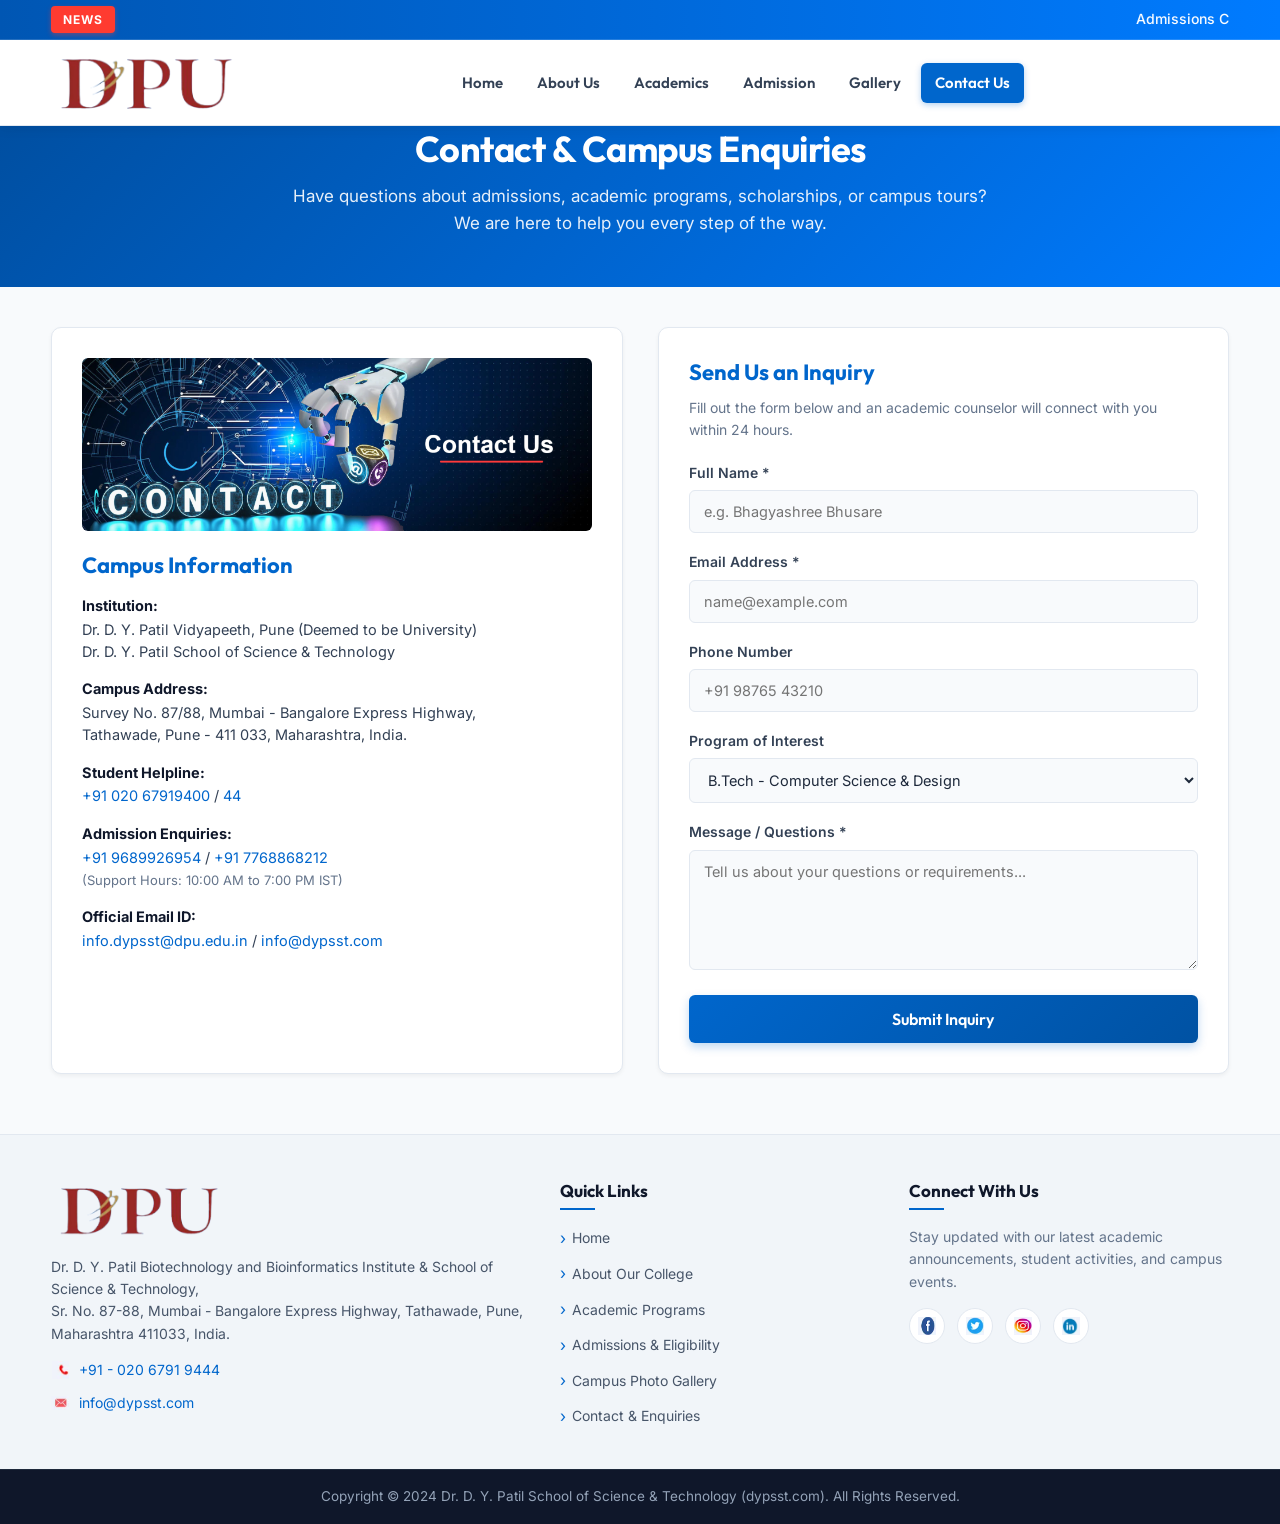
<file: contact us.html>
<!DOCTYPE html>
<html lang="en">
<head>
  <meta charset="UTF-8">
  <meta name="viewport" content="width=device-width, initial-scale=1.0">
  <meta name="description" content="Get in touch with Dr. D. Y. Patil School of Science & Technology, Tathawade, Pune. Student helpline, admission enquiries, and campus address.">
  <title>Contact Us | Dr. D. Y. Patil School of Science & Technology</title>
  <link rel="stylesheet" href="styles.css">
  <link rel="icon" type="image/jpeg" href="logo.jpg">
</head>
<body>

  <!-- Top Announcement Header -->
  <div class="width-100 top-header">
    <div class="container">
      <div class="top-header-inner">
        <span class="news-list">NEWS</span>
        <marquee class="headquote" behavior="scroll" direction="left" onmouseover="this.stop();" onmouseout="this.start();">
          Admissions Counseling Desk is open Monday to Saturday, 10:00 AM to 7:00 PM IST. Reach out to us for immediate assistance!
        </marquee>
      </div>
    </div>
  </div>

  <!-- Main Navigation Header -->
  <header class="width-100 header-menu">
    <div class="container header-container">
      <div class="logo">
        <a href="index.html">
          <img src="logo1.jpg" alt="Dr. D. Y. Patil School of Science & Technology Logo">
        </a>
      </div>
      <nav>
        <ul class="main-menu">
          <li><a href="index.html">Home</a></li>
          <li><a href="college.html">About Us</a></li>
          <li><a href="academics.html">Academics</a></li>
          <li><a href="admission.html">Admission</a></li>
          <li><a href="gallery.html">Gallery</a></li>
          <li><a href="contact.html" class="active">Contact Us</a></li>
        </ul>
      </nav>
    </div>
  </header>

  <!-- Page Hero -->
  <section class="page-hero">
    <div class="container">
      <h1>Contact & Campus Enquiries</h1>
      <p>Have questions about admissions, academic programs, scholarships, or campus tours? We are here to help you every step of the way.</p>
    </div>
  </section>

  <!-- Contact Section Container -->
  <main class="container">
    <div class="contact-container">
      
      <!-- Left Column: Contact Details & Campus Info -->
      <section class="contact-card">
        <img class="contact-banner-img" src="20.png" alt="Dr. D. Y. Patil Campus Entrance">
        
        <h2 style="font-size: 22px; color: var(--primary); margin-bottom: 15px;">Campus Information</h2>
        
        <ul class="contact-info-list">
          <li>
            <strong>Institution:</strong>
            Dr. D. Y. Patil Vidyapeeth, Pune (Deemed to be University)<br>
            Dr. D. Y. Patil School of Science & Technology
          </li>
          <li>
            <strong>Campus Address:</strong>
            Survey No. 87/88, Mumbai - Bangalore Express Highway,<br>
            Tathawade, Pune - 411 033, Maharashtra, India.
          </li>
          <li>
            <strong>Student Helpline:</strong>
            <a href="tel:+9102067919400">+91 020 67919400</a> / <a href="tel:+9102067919444">44</a>
          </li>
          <li>
            <strong>Admission Enquiries:</strong>
            <a href="tel:+919689926954">+91 9689926954</a> / <a href="tel:+917768868212">+91 7768868212</a><br>
            <span style="font-size: 13px; color: #64748b;">(Support Hours: 10:00 AM to 7:00 PM IST)</span>
          </li>
          <li>
            <strong>Official Email ID:</strong>
            <a href="mailto:info.dypsst@dpu.edu.in">info.dypsst@dpu.edu.in</a> / <a href="mailto:info@dypsst.com">info@dypsst.com</a>
          </li>
        </ul>
      </section>

      <!-- Right Column: Interactive Contact Form -->
      <section class="contact-card">
        <h2 style="font-size: 22px; color: var(--primary); margin-bottom: 10px;">Send Us an Inquiry</h2>
        <p style="color: #64748b; font-size: 14px; margin-bottom: 20px;">
          Fill out the form below and an academic counselor will connect with you within 24 hours.
        </p>

        <form id="collegeContactForm" action="javascript:void(0);" method="post">
          <div class="form-group">
            <label for="name">Full Name *</label>
            <input type="text" id="name" name="name" class="form-control" placeholder="e.g. Bhagyashree Bhusare" required>
          </div>

          <div class="form-group">
            <label for="email">Email Address *</label>
            <input type="email" id="email" name="email" class="form-control" placeholder="name@example.com" required>
          </div>

          <div class="form-group">
            <label for="phone">Phone Number</label>
            <input type="tel" id="phone" name="phone" class="form-control" placeholder="+91 98765 43210">
          </div>

          <div class="form-group">
            <label for="course">Program of Interest</label>
            <select id="course" name="course" class="form-control">
              <option value="B.Tech (Computer Science & Design)">B.Tech - Computer Science & Design</option>
              <option value="B.Tech (AI & Data Science)">B.Tech - AI & Data Science</option>
              <option value="BCA">Bachelor of Computer Applications (BCA)</option>
              <option value="B.Sc">Bachelor of Science (B.Sc)</option>
              <option value="B.Pharm">Bachelor of Pharmacy (B.Pharm)</option>
              <option value="Other">Other Query</option>
            </select>
          </div>

          <div class="form-group">
            <label for="message">Message / Questions *</label>
            <textarea id="message" name="message" class="form-control" placeholder="Tell us about your questions or requirements..." required></textarea>
          </div>

          <button type="submit" class="btn" style="width: 100%; padding: 14px; font-size: 16px;">
            Submit Inquiry
          </button>

          <div id="formFeedback" class="form-feedback" role="alert"></div>
        </form>
      </section>

    </div>
  </main>

  <!-- Unified Footer -->
  <footer class="footer">
    <div class="container">
      <div class="footer-grid">
        
        <!-- College Contact Column -->
        <div class="footer-col">
          <img class="footer-logo" src="logo1.jpg" alt="Dr. D. Y. Patil Logo">
          <address class="footer-address">
            Dr. D. Y. Patil Biotechnology and Bioinformatics Institute & School of Science & Technology,<br>
            Sr. No. 87-88, Mumbai - Bangalore Express Highway, Tathawade, Pune, Maharashtra 411033, India.
          </address>
          <div class="footer-contact-item">
            <img src="tel.png" alt="Phone Icon">
            <a href="tel:+9102067919444">+91 - 020 6791 9444</a>
          </div>
          <div class="footer-contact-item">
            <img src="mail.png" alt="Email Icon">
            <a href="mailto:info@dypsst.com">info@dypsst.com</a>
          </div>
        </div>

        <!-- Quick Navigation Column -->
        <div class="footer-col">
          <h4>Quick Links</h4>
          <ul class="footer-quick-links">
            <li><a href="index.html">Home</a></li>
            <li><a href="college.html">About Our College</a></li>
            <li><a href="academics.html">Academic Programs</a></li>
            <li><a href="admission.html">Admissions & Eligibility</a></li>
            <li><a href="gallery.html">Campus Photo Gallery</a></li>
            <li><a href="contact.html">Contact & Enquiries</a></li>
          </ul>
        </div>

        <!-- Social Media Column -->
        <div class="footer-col">
          <h4>Connect With Us</h4>
          <p style="color: #64748b; font-size: 14px; margin-bottom: 12px;">
            Stay updated with our latest academic announcements, student activities, and campus events.
          </p>
          <div class="footer-social-links">
            <a href="https://facebook.com" target="_blank" rel="noopener" title="Facebook"><img src="fb.png" alt="Facebook"></a>
            <a href="https://twitter.com" target="_blank" rel="noopener" title="Twitter"><img src="tw.png" alt="Twitter"></a>
            <a href="https://linkedin.com" target="_blank" rel="noopener" title="LinkedIn"><img src="in.png" alt="LinkedIn"></a>
            <a href="https://instagram.com" target="_blank" rel="noopener" title="Instagram"><img src="li.png" alt="Instagram"></a>
          </div>
        </div>

      </div>
    </div>
  </footer>

  <!-- Copyright Bar -->
  <div class="width-100 footer2-bacbor">
    <p class="footer2-content">
      Copyright &copy; 2024 Dr. D. Y. Patil School of Science & Technology (dypsst.com). All Rights Reserved.
    </p>
  </div>

  <script src="script.js"></script>
</body>
</html>
</file>
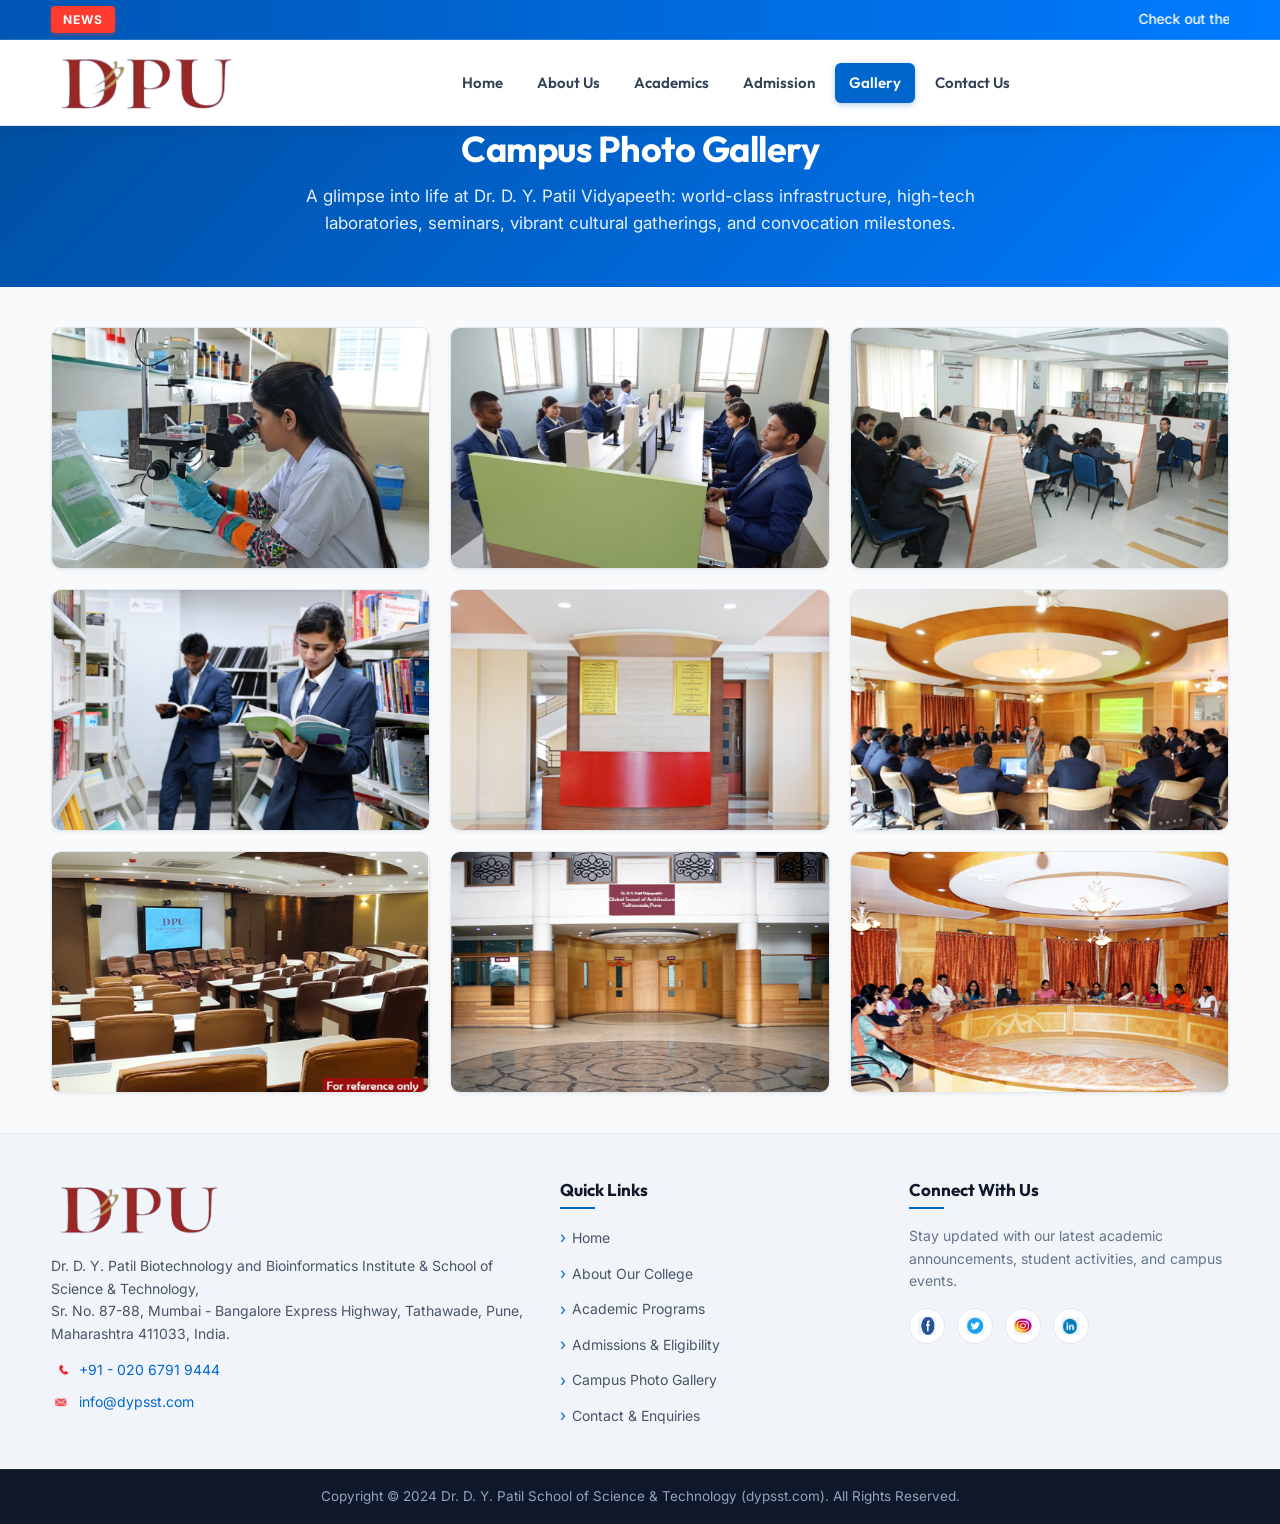
<file: gallery.html>
<!DOCTYPE html>
<html lang="en">
<head>
  <meta charset="UTF-8">
  <meta name="viewport" content="width=device-width, initial-scale=1.0">
  <meta name="description" content="Explore campus life, computer labs, academic seminars, annual events, and student achievements at Dr. D. Y. Patil School of Science & Technology.">
  <title>Campus Photo Gallery | Dr. D. Y. Patil School of Science & Technology</title>
  <link rel="stylesheet" href="styles.css">
  <link rel="icon" type="image/jpeg" href="logo.jpg">
</head>
<body>

  <!-- Top Announcement Header -->
  <div class="width-100 top-header">
    <div class="container">
      <div class="top-header-inner">
        <span class="news-list">NEWS</span>
        <marquee class="headquote" behavior="scroll" direction="left" onmouseover="this.stop();" onmouseout="this.start();">
          Check out the latest photographs from our Convocation Ceremony, Technical Hackathons, and Cultural Festival!
        </marquee>
      </div>
    </div>
  </div>

  <!-- Main Navigation Header -->
  <header class="width-100 header-menu">
    <div class="container header-container">
      <div class="logo">
        <a href="index.html">
          <img src="logo1.jpg" alt="Dr. D. Y. Patil School of Science & Technology Logo">
        </a>
      </div>
      <nav>
        <ul class="main-menu">
          <li><a href="index.html">Home</a></li>
          <li><a href="college.html">About Us</a></li>
          <li><a href="academics.html">Academics</a></li>
          <li><a href="admission.html">Admission</a></li>
          <li><a href="gallery.html" class="active">Gallery</a></li>
          <li><a href="contact.html">Contact Us</a></li>
        </ul>
      </nav>
    </div>
  </header>

  <!-- Page Hero -->
  <section class="page-hero">
    <div class="container">
      <h1>Campus Photo Gallery</h1>
      <p>A glimpse into life at Dr. D. Y. Patil Vidyapeeth: world-class infrastructure, high-tech laboratories, seminars, vibrant cultural gatherings, and convocation milestones.</p>
    </div>
  </section>

  <!-- Gallery Grid -->
  <main class="container">
    <section class="gallery">
      <div class="gallery-item">
        <img src="11.png" alt="Campus Building and Green Lawns">
      </div>
      <div class="gallery-item">
        <img src="12.png" alt="Advanced Computer Science Lab">
      </div>
      <div class="gallery-item">
        <img src="13.png" alt="Academic Auditorium & Seminar Hall">
      </div>
      <div class="gallery-item">
        <img src="14.png" alt="Student Workshop & Prototyping Space">
      </div>
      <div class="gallery-item">
        <img src="15.png" alt="Central Library & Research Repository">
      </div>
      <div class="gallery-item">
        <img src="16.png" alt="Annual Convocation Ceremony">
      </div>
      <div class="gallery-item">
        <img src="17.png" alt="Robotics & AI Innovation Hub">
      </div>
      <div class="gallery-item">
        <img src="18.png" alt="Sports Complex & Student Arena">
      </div>
      <div class="gallery-item">
        <img src="19.png" alt="Cultural Fest & Youth Festival Celebrations">
      </div>
    </section>
  </main>

  <!-- Unified Footer -->
  <footer class="footer">
    <div class="container">
      <div class="footer-grid">
        
        <!-- College Contact Column -->
        <div class="footer-col">
          <img class="footer-logo" src="logo1.jpg" alt="Dr. D. Y. Patil Logo">
          <address class="footer-address">
            Dr. D. Y. Patil Biotechnology and Bioinformatics Institute & School of Science & Technology,<br>
            Sr. No. 87-88, Mumbai - Bangalore Express Highway, Tathawade, Pune, Maharashtra 411033, India.
          </address>
          <div class="footer-contact-item">
            <img src="tel.png" alt="Phone Icon">
            <a href="tel:+9102067919444">+91 - 020 6791 9444</a>
          </div>
          <div class="footer-contact-item">
            <img src="mail.png" alt="Email Icon">
            <a href="mailto:info@dypsst.com">info@dypsst.com</a>
          </div>
        </div>

        <!-- Quick Navigation Column -->
        <div class="footer-col">
          <h4>Quick Links</h4>
          <ul class="footer-quick-links">
            <li><a href="index.html">Home</a></li>
            <li><a href="college.html">About Our College</a></li>
            <li><a href="academics.html">Academic Programs</a></li>
            <li><a href="admission.html">Admissions & Eligibility</a></li>
            <li><a href="gallery.html">Campus Photo Gallery</a></li>
            <li><a href="contact.html">Contact & Enquiries</a></li>
          </ul>
        </div>

        <!-- Social Media Column -->
        <div class="footer-col">
          <h4>Connect With Us</h4>
          <p style="color: #64748b; font-size: 14px; margin-bottom: 12px;">
            Stay updated with our latest academic announcements, student activities, and campus events.
          </p>
          <div class="footer-social-links">
            <a href="https://facebook.com" target="_blank" rel="noopener" title="Facebook"><img src="fb.png" alt="Facebook"></a>
            <a href="https://twitter.com" target="_blank" rel="noopener" title="Twitter"><img src="tw.png" alt="Twitter"></a>
            <a href="https://linkedin.com" target="_blank" rel="noopener" title="LinkedIn"><img src="in.png" alt="LinkedIn"></a>
            <a href="https://instagram.com" target="_blank" rel="noopener" title="Instagram"><img src="li.png" alt="Instagram"></a>
          </div>
        </div>

      </div>
    </div>
  </footer>

  <!-- Copyright Bar -->
  <div class="width-100 footer2-bacbor">
    <p class="footer2-content">
      Copyright &copy; 2024 Dr. D. Y. Patil School of Science & Technology (dypsst.com). All Rights Reserved.
    </p>
  </div>

  <script src="script.js"></script>
</body>
</html>
</file>
<file: styles.css>
/* ==========================================================================
   Dr. D. Y. Patil School of Science & Technology, Pune
   Official Website Stylesheet (styles.css)
   ========================================================================== */

/* --------------------------------------------------------------------------
   Google Fonts & Design Tokens
   -------------------------------------------------------------------------- */
@import url('https://fonts.googleapis.com/css2?family=Outfit:wght@300;400;500;600;700;800&family=Inter:wght@300;400;500;600;700&display=swap');

:root {
  --primary: #0066cc;
  --primary-dark: #004b99;
  --primary-light: #e6f0fa;
  --secondary: #00aed9;
  --accent: #ff9800;
  --accent-hover: #e68900;
  --text-main: #2d3748;
  --text-muted: #64748b;
  --text-light: #ffffff;
  --bg-main: #f8fafc;
  --bg-card: #ffffff;
  --border-color: #e2e8f0;
  --border-hover: #cbd5e1;
  --shadow-sm: 0 2px 4px rgba(0, 0, 0, 0.05);
  --shadow-md: 0 4px 12px rgba(0, 0, 0, 0.08);
  --shadow-lg: 0 10px 25px rgba(0, 0, 0, 0.12);
  --radius-sm: 6px;
  --radius-md: 10px;
  --radius-lg: 16px;
  --transition: all 0.25s ease-in-out;
}

/* --------------------------------------------------------------------------
   Reset & Base Styles
   -------------------------------------------------------------------------- */
*, *::before, *::after {
  box-sizing: border-box;
  margin: 0;
  padding: 0;
}

html {
  scroll-behavior: smooth;
}

body {
  font-family: 'Inter', -apple-system, BlinkMacSystemFont, "Segoe UI", Roboto, sans-serif;
  background-color: var(--bg-main);
  color: var(--text-main);
  line-height: 1.6;
  font-size: 15px;
  overflow-x: hidden;
}

h1, h2, h3, h4, h5, h6 {
  font-family: 'Outfit', sans-serif;
  color: #1a202c;
  font-weight: 700;
  line-height: 1.3;
}

a {
  color: var(--primary);
  text-decoration: none;
  transition: var(--transition);
}

a:hover {
  color: var(--primary-dark);
}

img {
  max-width: 100%;
  height: auto;
  display: block;
}

/* --------------------------------------------------------------------------
   Layout & Grid Utilities
   -------------------------------------------------------------------------- */
.container {
  width: 92%;
  max-width: 1200px;
  margin: 0 auto;
}

.container::after,
.width-100::after,
.header-container::after,
.row::after {
  content: "";
  display: table;
  clear: both;
}

.width-100 {
  width: 100%;
  float: left;
}

.width-33 {
  width: 33.333%;
  float: left;
  padding: 0 12px;
}

.width-40 {
  width: 40%;
  float: left;
}

.width-60 {
  width: 60%;
  float: left;
}

.margin-top-50 {
  margin-top: 40px;
}

.margin-bottom-30 {
  margin-bottom: 30px;
}

.text-center {
  text-align: center;
}

/* --------------------------------------------------------------------------
   Top Announcement Header
   -------------------------------------------------------------------------- */
.top-header {
  background: linear-gradient(90deg, #0056b3 0%, #007bff 100%);
  padding: 6px 0;
  border-bottom: 1px solid rgba(255, 255, 255, 0.15);
  position: relative;
  z-index: 101;
}

.top-header-inner {
  display: flex;
  align-items: center;
  width: 100%;
}

.news-list {
  background: #ff3b30;
  color: #ffffff;
  padding: 4px 12px;
  font-size: 12px;
  font-weight: 700;
  letter-spacing: 1px;
  border-radius: 4px;
  text-transform: uppercase;
  margin-right: 15px;
  flex-shrink: 0;
  box-shadow: 0 2px 5px rgba(255, 59, 48, 0.4);
}

.headquote {
  font-size: 14px;
  color: #ffffff;
  font-weight: 500;
  width: 100%;
}

/* --------------------------------------------------------------------------
   Main Navigation Header
   -------------------------------------------------------------------------- */
.header-menu {
  background: #ffffff;
  box-shadow: 0 2px 12px rgba(0, 0, 0, 0.08);
  position: sticky;
  top: 0;
  z-index: 100;
  border-bottom: 1px solid var(--border-color);
}

.header-container {
  display: flex;
  align-items: center;
  justify-content: space-between;
  padding: 10px 0;
}

.logo {
  display: flex;
  align-items: center;
}

.logo img {
  height: 65px;
  width: auto;
  max-width: 260px;
  object-fit: contain;
}

.nav-toggle {
  display: none;
  background: none;
  border: 1px solid var(--border-color);
  border-radius: var(--radius-sm);
  padding: 8px 12px;
  font-size: 20px;
  cursor: pointer;
  color: var(--primary);
}

.main-menu {
  list-style: none;
  display: flex;
  align-items: center;
  gap: 6px;
}

.main-menu li a {
  display: inline-block;
  padding: 8px 14px;
  font-family: 'Outfit', sans-serif;
  font-size: 15px;
  font-weight: 600;
  color: #334155;
  border-radius: var(--radius-sm);
  transition: var(--transition);
}

.main-menu li a:hover {
  color: var(--primary);
  background-color: var(--primary-light);
}

.main-menu li a.active {
  color: #ffffff;
  background-color: var(--primary);
  box-shadow: 0 2px 6px rgba(0, 102, 204, 0.3);
}

/* --------------------------------------------------------------------------
   Slider / Hero Banner
   -------------------------------------------------------------------------- */
.slider-container {
  width: 100%;
  position: relative;
  overflow: hidden;
  max-height: 460px;
  background-color: #0b1f3a;
}

.slider-width {
  width: 100%;
  max-height: 460px;
  object-fit: cover;
  display: block;
}

.page-hero {
  background: linear-gradient(135deg, #004b99 0%, #007bff 100%);
  color: #ffffff;
  padding: 50px 0;
  text-align: center;
  position: relative;
}

.page-hero h1 {
  font-size: 36px;
  color: #ffffff;
  margin-bottom: 10px;
  letter-spacing: -0.5px;
}

.page-hero p {
  font-size: 17px;
  color: rgba(255, 255, 255, 0.9);
  max-width: 700px;
  margin: 0 auto;
}

/* --------------------------------------------------------------------------
   Content Cards (News, Events, Notice Board, Dignitaries, etc.)
   -------------------------------------------------------------------------- */
.latest-news,
.event-list,
.notice-board,
.our-principal,
.about-us,
.certificate {
  background: var(--bg-card);
  border-radius: var(--radius-md);
  box-shadow: var(--shadow-sm);
  border: 1px solid var(--border-color);
  padding: 22px;
  min-height: 400px;
  margin-bottom: 25px;
  transition: var(--transition);
}

.latest-news:hover,
.event-list:hover,
.notice-board:hover,
.our-principal:hover,
.about-us:hover,
.certificate:hover {
  box-shadow: var(--shadow-md);
  transform: translateY(-2px);
}

.heading-sect {
  background: linear-gradient(135deg, #0066cc 0%, #0088e0 100%);
  color: #ffffff;
  padding: 10px 14px;
  border-radius: var(--radius-sm);
  margin-bottom: 16px;
  box-shadow: 0 2px 6px rgba(0, 102, 204, 0.2);
}

.head-title {
  font-family: 'Outfit', sans-serif !important;
  font-size: 16px;
  font-weight: 700;
  color: #ffffff !important;
  margin: 0;
  display: flex;
  align-items: center;
  gap: 8px;
}

.latest-news-ul {
  list-style: none;
  padding: 0;
}

.latest-news-ul li {
  padding: 10px 0;
  border-bottom: 1px dashed var(--border-color);
  font-size: 14px;
  color: #475569;
  position: relative;
  padding-left: 18px;
  transition: var(--transition);
}

.latest-news-ul li::before {
  content: "▸";
  position: absolute;
  left: 0;
  color: var(--primary);
  font-weight: bold;
}

.latest-news-ul li:hover {
  color: var(--primary);
  transform: translateX(3px);
}

/* Upcoming Events List */
.upcoming-event-list {
  list-style: none;
  padding: 0;
}

.upcoming-event-list li {
  display: flex;
  align-items: flex-start;
  gap: 12px;
  margin-bottom: 14px;
  padding-bottom: 12px;
  border-bottom: 1px solid #f1f5f9;
}

.event-date {
  background: linear-gradient(135deg, #0066cc 0%, #00aed9 100%);
  color: #ffffff;
  border-radius: var(--radius-sm);
  padding: 6px 10px;
  text-align: center;
  font-size: 12px;
  font-weight: 700;
  line-height: 1.2;
  min-width: 54px;
  flex-shrink: 0;
  box-shadow: 0 2px 4px rgba(0, 102, 204, 0.2);
}

.event-date span {
  display: block;
  font-size: 16px;
  font-weight: 800;
}

.event-info {
  font-size: 14px;
  color: #334155;
  line-height: 1.4;
}

/* Notice Board */
.notice-board-list {
  list-style: none;
  padding: 0;
}

.notice-board-list li {
  padding: 9px 0 9px 18px;
  border-bottom: 1px dashed var(--border-color);
  font-size: 13.5px;
  color: #475569;
  position: relative;
  line-height: 1.4;
}

.notice-board-list li::before {
  content: "•";
  position: absolute;
  left: 4px;
  color: var(--accent);
  font-size: 18px;
  top: 5px;
}

/* Useful Information */
.useful-info-ul {
  list-style: none;
  padding: 0;
}

.useful-info-ul li {
  display: flex;
  align-items: center;
  gap: 12px;
  margin-bottom: 10px;
  padding-bottom: 10px;
  border-bottom: 1px solid #f1f5f9;
}

.useful-info-ul li img {
  width: 22px;
  height: 22px;
  object-fit: contain;
}

.useful-info-ul a {
  font-size: 14px;
  font-weight: 600;
  color: #1e293b;
}

.useful-info-ul a:hover {
  color: var(--primary);
}

/* Dignitaries & Leadership */
.gove-sec-style {
  display: flex;
  align-items: center;
  gap: 14px;
  margin-bottom: 18px;
  padding-bottom: 14px;
  border-bottom: 1px solid #f1f5f9;
}

.gove-sec-style:last-child {
  border-bottom: none;
  margin-bottom: 0;
  padding-bottom: 0;
}

.governor-img {
  width: 70px;
  height: 70px;
  border-radius: 50%;
  object-fit: cover;
  border: 2px solid var(--primary);
  padding: 2px;
  background: #fff;
  flex-shrink: 0;
}

.governor-name {
  font-weight: 700;
  color: #1e293b;
  font-size: 14px;
  margin-bottom: 2px;
}

.governor-designation {
  color: var(--text-muted);
  font-size: 12.5px;
  line-height: 1.3;
}

.certificate img {
  border-radius: var(--radius-sm);
  border: 1px solid var(--border-color);
  box-shadow: var(--shadow-sm);
}

/* --------------------------------------------------------------------------
   College / About Page Styles (college.html)
   -------------------------------------------------------------------------- */
.hero {
  background: linear-gradient(135deg, rgba(0, 102, 204, 0.08) 0%, rgba(0, 174, 217, 0.08) 100%);
  padding: 50px 20px;
  border-radius: var(--radius-lg);
  margin-bottom: 35px;
  text-align: center;
  border: 1px solid var(--border-color);
}

.hero h3 {
  font-size: 22px;
  color: var(--primary);
  margin-bottom: 4px;
}

.hero h4 {
  font-size: 16px;
  color: var(--text-muted);
  margin-bottom: 18px;
  font-weight: 500;
}

.hero h1 {
  font-size: 32px;
  color: #0f172a;
  margin-bottom: 14px;
}

.hero p {
  font-size: 17px;
  color: #475569;
  max-width: 720px;
  margin: 0 auto 24px auto;
}

.btn {
  display: inline-block;
  background: linear-gradient(135deg, #0066cc 0%, #0052a3 100%);
  color: #ffffff !important;
  font-family: 'Outfit', sans-serif;
  font-size: 15px;
  font-weight: 600;
  padding: 12px 28px;
  border-radius: var(--radius-sm);
  box-shadow: 0 4px 10px rgba(0, 102, 204, 0.25);
  transition: var(--transition);
  cursor: pointer;
  border: none;
}

.btn:hover {
  background: linear-gradient(135deg, #0052a3 0%, #003d7a 100%);
  transform: translateY(-2px);
  box-shadow: 0 6px 15px rgba(0, 102, 204, 0.35);
}

.admission-alert-box {
  background: #fff8e1;
  border-left: 5px solid var(--accent);
  padding: 20px;
  border-radius: var(--radius-sm);
  margin: 30px 0;
  text-align: center;
  box-shadow: var(--shadow-sm);
}

.admission-alert-box h4 {
  color: #b78103;
  font-size: 20px;
  margin-bottom: 6px;
}

.admission-alert-box h3 {
  color: #934a00;
  font-size: 18px;
  font-weight: 600;
}

.about-section {
  background: #ffffff;
  border-radius: var(--radius-md);
  border: 1px solid var(--border-color);
  padding: 30px;
  margin-bottom: 40px;
  box-shadow: var(--shadow-sm);
}

.about-section img {
  border-radius: var(--radius-md);
  margin-bottom: 24px;
  width: 100%;
  max-height: 420px;
  object-fit: cover;
}

.about-section h2 {
  font-size: 26px;
  color: var(--primary);
  margin-bottom: 16px;
  position: relative;
  padding-bottom: 8px;
}

.about-section h2::after {
  content: "";
  position: absolute;
  bottom: 0;
  left: 0;
  width: 60px;
  height: 3px;
  background: var(--primary);
  border-radius: 2px;
}

.about-section p {
  color: #334155;
  font-size: 15.5px;
  line-height: 1.8;
  margin-bottom: 16px;
}

/* Testimonials */
.main-section {
  padding: 30px 0 50px 0;
}

.heading {
  font-size: 28px;
  text-align: center;
  color: #0f172a;
  margin-bottom: 30px;
  position: relative;
}

.heading::after {
  content: "";
  display: block;
  width: 50px;
  height: 3px;
  background: var(--primary);
  margin: 10px auto 0 auto;
  border-radius: 2px;
}

.testimonials-grid {
  display: grid;
  grid-template-columns: repeat(3, 1fr);
  gap: 24px;
}

.testimonial {
  background: #ffffff;
  border: 1px solid var(--border-color);
  border-radius: var(--radius-md);
  padding: 24px;
  box-shadow: var(--shadow-sm);
  display: flex;
  flex-direction: column;
  justify-content: space-between;
  transition: var(--transition);
}

.testimonial:hover {
  transform: translateY(-4px);
  box-shadow: var(--shadow-md);
}

.testimonial-text {
  font-size: 14.5px;
  color: #475569;
  line-height: 1.7;
  margin-bottom: 20px;
  position: relative;
}

.testimonial-text img {
  width: 24px;
  display: inline-block;
  margin-right: 6px;
  vertical-align: middle;
}

.testimonial-detail {
  display: flex;
  align-items: center;
  gap: 12px;
  border-top: 1px solid #f1f5f9;
  padding-top: 14px;
}

.testimonial-img img {
  width: 44px;
  height: 44px;
  border-radius: 50%;
  object-fit: cover;
  border: 2px solid var(--primary-light);
}

.testimonial-name h5 {
  font-size: 16px;
  color: #1e293b;
  margin-bottom: 2px;
}

.testimonial-name img {
  height: 14px;
  width: auto;
  display: block;
}

/* --------------------------------------------------------------------------
   Academics Page Styles (academics.html)
   -------------------------------------------------------------------------- */
.course-list {
  display: grid;
  grid-template-columns: repeat(auto-fit, minmax(320px, 1fr));
  gap: 24px;
  padding: 40px 0;
}

.course-card {
  background: #ffffff;
  border: 1px solid var(--border-color);
  border-radius: var(--radius-md);
  padding: 26px;
  box-shadow: var(--shadow-sm);
  transition: var(--transition);
  position: relative;
  display: flex;
  flex-direction: column;
}

.course-card:hover {
  transform: translateY(-5px);
  box-shadow: var(--shadow-md);
  border-color: var(--primary);
}

.course-badge {
  display: inline-block;
  background: var(--primary-light);
  color: var(--primary);
  font-size: 12px;
  font-weight: 700;
  padding: 4px 10px;
  border-radius: 20px;
  margin-bottom: 12px;
  align-self: flex-start;
  text-transform: uppercase;
}

.course-card h2 {
  font-size: 20px;
  color: #1e293b;
  margin-bottom: 12px;
  line-height: 1.4;
}

.course-card p {
  color: #64748b;
  font-size: 14.5px;
  line-height: 1.6;
  flex-grow: 1;
}

/* --------------------------------------------------------------------------
   Admission Page Styles (admission.html)
   -------------------------------------------------------------------------- */
.admission-content {
  padding: 40px 0;
}

.admission-card {
  background: #ffffff;
  border: 1px solid var(--border-color);
  border-radius: var(--radius-md);
  padding: 30px;
  margin-bottom: 30px;
  box-shadow: var(--shadow-sm);
}

.admission-card h2 {
  font-size: 24px;
  color: var(--primary);
  margin-bottom: 18px;
  border-bottom: 2px solid var(--primary-light);
  padding-bottom: 8px;
}

.admission-card p {
  color: #334155;
  font-size: 15px;
  line-height: 1.7;
  margin-bottom: 14px;
}

.admission-table {
  width: 100%;
  border-collapse: collapse;
  margin: 20px 0;
  border-radius: var(--radius-sm);
  overflow: hidden;
  box-shadow: var(--shadow-sm);
}

.admission-table th {
  background: linear-gradient(135deg, #0066cc 0%, #0056b3 100%);
  color: #ffffff;
  font-family: 'Outfit', sans-serif;
  font-size: 15px;
  padding: 14px 18px;
  text-align: left;
}

.admission-table td {
  padding: 14px 18px;
  border-bottom: 1px solid var(--border-color);
  font-size: 14.5px;
  color: #334155;
  background-color: #ffffff;
}

.admission-table tr:nth-child(even) td {
  background-color: #f8fafc;
}

.note-box {
  background: #eff6ff;
  border-left: 4px solid var(--primary);
  padding: 14px 18px;
  border-radius: var(--radius-sm);
  font-size: 14px;
  color: #1e40af;
  margin-top: 15px;
}

/* --------------------------------------------------------------------------
   Gallery Page Styles (gallery.html)
   -------------------------------------------------------------------------- */
.gallery {
  display: grid;
  grid-template-columns: repeat(auto-fill, minmax(320px, 1fr));
  gap: 20px;
  padding: 40px 0;
}

.gallery-item {
  border-radius: var(--radius-md);
  overflow: hidden;
  box-shadow: var(--shadow-sm);
  border: 1px solid var(--border-color);
  background: #ffffff;
  position: relative;
  transition: var(--transition);
}

.gallery-item:hover {
  transform: translateY(-4px);
  box-shadow: var(--shadow-md);
}

.gallery-item img {
  width: 100%;
  height: 240px;
  object-fit: cover;
  transition: transform 0.4s ease;
}

.gallery-item:hover img {
  transform: scale(1.05);
}

/* --------------------------------------------------------------------------
   Contact Page Styles (contact.html)
   -------------------------------------------------------------------------- */
.contact-container {
  display: grid;
  grid-template-columns: 1fr 1fr;
  gap: 35px;
  padding: 40px 0 60px 0;
}

.contact-card {
  background: #ffffff;
  border-radius: var(--radius-md);
  border: 1px solid var(--border-color);
  padding: 30px;
  box-shadow: var(--shadow-sm);
}

.contact-banner-img {
  width: 100%;
  max-height: 200px;
  object-fit: cover;
  border-radius: var(--radius-sm);
  margin-bottom: 20px;
}

.contact-info-list {
  list-style: none;
  padding: 0;
}

.contact-info-list li {
  margin-bottom: 16px;
  font-size: 14.5px;
  color: #334155;
  line-height: 1.5;
}

.contact-info-list strong {
  color: #0f172a;
  display: block;
  margin-bottom: 2px;
}

.form-group {
  margin-bottom: 18px;
}

.form-group label {
  display: block;
  font-weight: 600;
  font-size: 14px;
  color: #334155;
  margin-bottom: 6px;
}

.form-control {
  width: 100%;
  padding: 12px 14px;
  border: 1px solid var(--border-color);
  border-radius: var(--radius-sm);
  font-family: inherit;
  font-size: 14.5px;
  color: #1e293b;
  background-color: #f8fafc;
  transition: var(--transition);
}

.form-control:focus {
  outline: none;
  border-color: var(--primary);
  background-color: #ffffff;
  box-shadow: 0 0 0 3px rgba(0, 102, 204, 0.15);
}

textarea.form-control {
  resize: vertical;
  min-height: 120px;
}

.form-feedback {
  display: none;
  background: #ecfdf5;
  color: #065f46;
  border: 1px solid #a7f3d0;
  padding: 12px 16px;
  border-radius: var(--radius-sm);
  margin-top: 15px;
  font-size: 14px;
}

/* --------------------------------------------------------------------------
   Unified Footer
   -------------------------------------------------------------------------- */
.footer {
  background: #f1f5f9;
  border-top: 1px solid var(--border-color);
  padding: 45px 0 30px 0;
  width: 100%;
  float: left;
}

.footer-grid {
  display: grid;
  grid-template-columns: 1.5fr 1fr 1fr;
  gap: 30px;
}

.footer-col h4 {
  font-size: 17px;
  color: #0f172a;
  margin-bottom: 16px;
  position: relative;
  padding-bottom: 8px;
}

.footer-col h4::after {
  content: "";
  position: absolute;
  bottom: 0;
  left: 0;
  width: 35px;
  height: 2px;
  background: var(--primary);
}

.footer-logo {
  height: 60px;
  width: auto;
  margin-bottom: 16px;
}

.footer-address {
  font-style: normal;
  font-size: 14px;
  color: #475569;
  line-height: 1.6;
  margin-bottom: 14px;
}

.footer-contact-item {
  display: flex;
  align-items: center;
  gap: 10px;
  font-size: 14px;
  color: #475569;
  margin-bottom: 10px;
}

.footer-contact-item img {
  width: 18px;
  height: 18px;
  object-fit: contain;
}

.footer-social-links {
  display: flex;
  align-items: center;
  gap: 12px;
  margin-top: 15px;
}

.footer-social-links a {
  display: inline-flex;
  align-items: center;
  justify-content: center;
  width: 36px;
  height: 36px;
  background: #ffffff;
  border: 1px solid var(--border-color);
  border-radius: 50%;
  transition: var(--transition);
}

.footer-social-links a:hover {
  transform: translateY(-3px);
  border-color: var(--primary);
  box-shadow: 0 4px 8px rgba(0, 102, 204, 0.15);
}

.footer-social-links img {
  width: 18px;
  height: 18px;
}

.footer-quick-links {
  list-style: none;
  padding: 0;
}

.footer-quick-links li {
  margin-bottom: 10px;
}

.footer-quick-links a {
  color: #475569;
  font-size: 14px;
  display: inline-flex;
  align-items: center;
  gap: 6px;
  transition: var(--transition);
}

.footer-quick-links a::before {
  content: "›";
  font-size: 16px;
  color: var(--primary);
}

.footer-quick-links a:hover {
  color: var(--primary);
  transform: translateX(4px);
}

.footer2-bacbor {
  background: #0f172a;
  padding: 16px 0;
  border-top: 1px solid #1e293b;
  text-align: center;
}

.footer2-content {
  font-size: 13.5px;
  color: #94a3b8;
  margin: 0;
}

/* --------------------------------------------------------------------------
   Responsive Media Queries
   -------------------------------------------------------------------------- */
@media (max-width: 992px) {
  .width-33 {
    width: 100%;
    float: none;
    padding: 0;
  }

  .testimonials-grid {
    grid-template-columns: 1fr;
  }

  .footer-grid {
    grid-template-columns: 1fr;
    gap: 25px;
  }

  .contact-container {
    grid-template-columns: 1fr;
  }
}

@media (max-width: 768px) {
  .header-container {
    flex-direction: column;
    gap: 12px;
    text-align: center;
  }

  .main-menu {
    flex-wrap: wrap;
    justify-content: center;
    gap: 4px;
  }

  .main-menu li a {
    padding: 6px 10px;
    font-size: 14px;
  }

  .page-hero h1 {
    font-size: 28px;
  }

  .hero h1 {
    font-size: 24px;
  }

  .course-list {
    grid-template-columns: 1fr;
  }

  .gallery {
    grid-template-columns: 1fr;
  }
}
</file>
